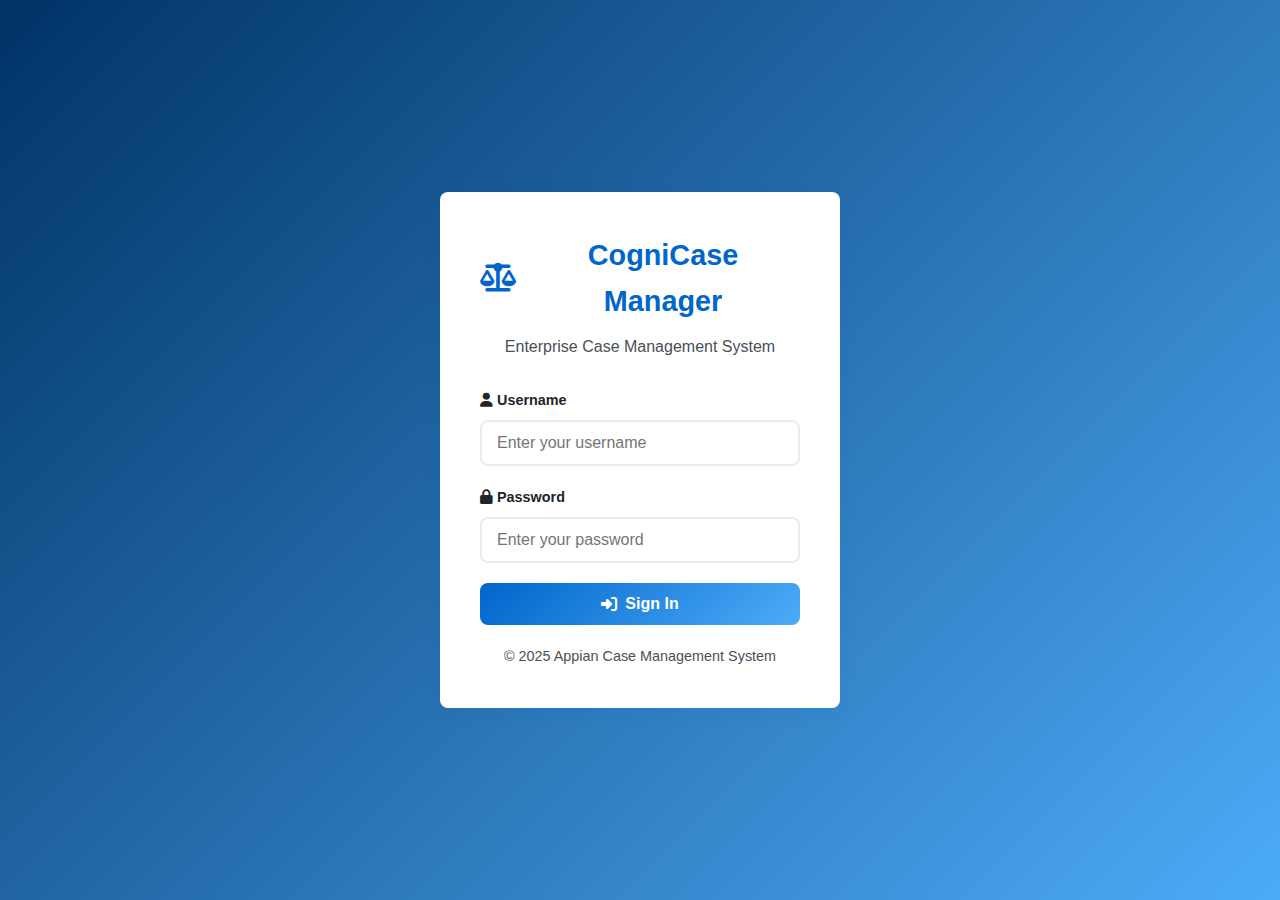
<file: app/frontend/index.html>
<!DOCTYPE html>
<html lang="en">
<head>
    <meta charset="UTF-8">
    <meta name="viewport" content="width=device-width, initial-scale=1.0">
    <title>CogniCase Manager - Login</title>
    <link rel="stylesheet" href="css/style.css">
    <link rel="stylesheet" href="https://cdnjs.cloudflare.com/ajax/libs/font-awesome/6.4.0/css/all.min.css">
</head>
<body>
    <div class="login-container">
        <div class="login-card">
            <!-- Logo -->
            <div class="login-logo">
                <i class="fas fa-balance-scale"></i>
                <span>CogniCase Manager</span>
            </div>
            
            <p class="login-subtitle">Enterprise Case Management System</p>
            
            <!-- Login Form -->
            <form id="loginForm">
                <div class="form-group">
                    <label for="username" class="form-label">
                        <i class="fas fa-user"></i> Username
                    </label>
                    <input type="text" 
                           id="username" 
                           class="form-input" 
                           placeholder="Enter your username"
                           required>
                </div>
                
                <div class="form-group">
                    <label for="password" class="form-label">
                        <i class="fas fa-lock"></i> Password
                    </label>
                    <input type="password" 
                           id="password" 
                           class="form-input" 
                           placeholder="Enter your password"
                           required>
                </div>
                
                <button type="submit" class="btn btn-block" id="loginBtn">
                    <i class="fas fa-sign-in-alt"></i> 
                    <span id="btnText">Sign In</span>
                </button>
            </form>
            
            <div class="login-footer">
                
                <p style="margin-top: 20px;">© 2025 Appian Case Management System</p>
            </div>
        </div>
    </div>

    <script src="js/app.js"></script>
</body>
</html>
</file>
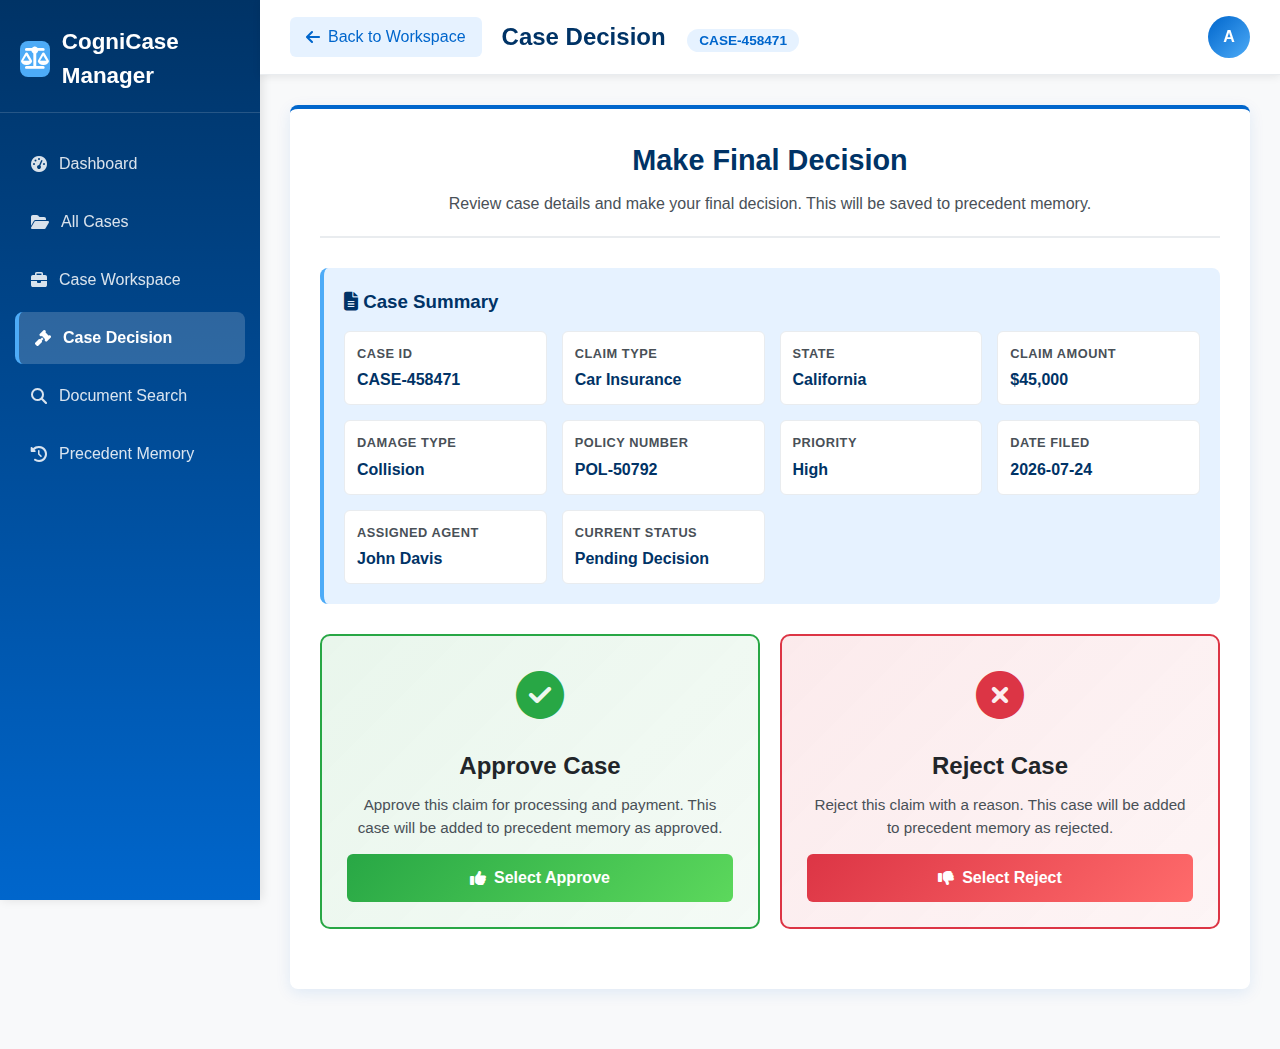
<file: app/frontend/case-decision.html>
<!DOCTYPE html>
<html lang="en">
<head>
    <meta charset="UTF-8">
    <meta name="viewport" content="width=device-width, initial-scale=1.0">
    <title>Case Decision | Knowledge Assistant</title>
    <link rel="stylesheet" href="https://cdnjs.cloudflare.com/ajax/libs/font-awesome/6.4.0/css/all.min.css">
    <style>
        /* ===== RESET & BASE STYLES ===== */
        * {
            margin: 0;
            padding: 0;
            box-sizing: border-box;
            font-family: 'Segoe UI', Tahoma, Geneva, Verdana, sans-serif;
        }

        :root {
            --primary-dark: #003366;
            --primary-blue: #0066cc;
            --sky-blue: #4dabf7;
            --primary-light: #e6f2ff;
            --text-dark: #212529;
            --text-light: #495057;
            --gray-light: #f8f9fa;
            --gray-medium: #e9ecef;
            --success: #28a745;
            --danger: #dc3545;
            --warning: #ffc107;
            --border-radius: 8px;
            --box-shadow: 0 4px 15px rgba(0, 102, 204, 0.1);
            --transition: all 0.3s ease;
        }

        body {
            background-color: #f5f7fa;
            color: var(--text-dark);
            line-height: 1.5;
        }

        /* ===== WORKSPACE LAYOUT ===== */
        .decision-container {
            display: flex;
            min-height: 100vh;
            background: var(--gray-light);
        }

        /* ===== SIDEBAR ===== */
        .sidebar {
            width: 260px;
            background: linear-gradient(180deg, var(--primary-dark) 0%, var(--primary-blue) 100%);
            color: white;
            padding: 25px 0;
            position: fixed;
            height: 100vh;
            box-shadow: 2px 0 10px rgba(0, 0, 0, 0.1);
        }

        .sidebar-header {
            padding: 0 20px 20px;
            border-bottom: 1px solid rgba(255, 255, 255, 0.15);
            margin-bottom: 25px;
        }

        .logo {
            display: flex;
            align-items: center;
            gap: 12px;
            font-size: 1.4rem;
            font-weight: 700;
            color: white;
        }

        .logo-icon {
            background: var(--sky-blue);
            width: 36px;
            height: 36px;
            border-radius: 8px;
            display: flex;
            align-items: center;
            justify-content: center;
        }

        .sidebar-nav {
            padding: 0 15px;
        }

        .nav-item {
            display: flex;
            align-items: center;
            gap: 12px;
            padding: 14px 16px;
            color: rgba(255, 255, 255, 0.85);
            text-decoration: none;
            border-radius: var(--border-radius);
            margin-bottom: 6px;
            transition: var(--transition);
            font-weight: 500;
        }

        .nav-item:hover {
            background: rgba(255, 255, 255, 0.12);
            color: white;
        }

        .nav-item.active {
            background: rgba(255, 255, 255, 0.18);
            color: white;
            border-left: 4px solid var(--sky-blue);
            font-weight: 600;
        }

        /* ===== MAIN CONTENT ===== */
        .decision-main {
            flex: 1;
            margin-left: 260px;
            padding: 0;
            min-height: 100vh;
        }

        /* ===== TOP NAVIGATION ===== */
        .top-nav {
            background: white;
            padding: 16px 30px;
            display: flex;
            justify-content: space-between;
            align-items: center;
            box-shadow: 0 2px 8px rgba(0, 0, 0, 0.08);
            position: sticky;
            top: 0;
            z-index: 100;
            border-bottom: 1px solid var(--gray-medium);
        }

        .nav-left {
            display: flex;
            align-items: center;
            gap: 20px;
        }

        .back-btn {
            display: flex;
            align-items: center;
            gap: 8px;
            padding: 8px 16px;
            background: var(--primary-light);
            color: var(--primary-blue);
            text-decoration: none;
            border-radius: 6px;
            font-weight: 500;
            transition: var(--transition);
        }

        .back-btn:hover {
            background: var(--primary-blue);
            color: white;
        }

        .decision-title-section h1 {
            color: var(--primary-dark);
            font-size: 1.5rem;
            font-weight: 700;
            margin: 0;
        }

        .case-id-badge {
            background: var(--primary-light);
            color: var(--primary-blue);
            padding: 4px 12px;
            border-radius: 20px;
            font-size: 0.85rem;
            font-weight: 600;
            margin-left: 15px;
        }

        .user-menu {
            display: flex;
            align-items: center;
            gap: 15px;
        }

        .user-avatar {
            width: 42px;
            height: 42px;
            border-radius: 50%;
            background: linear-gradient(135deg, var(--primary-blue), var(--sky-blue));
            color: white;
            display: flex;
            align-items: center;
            justify-content: center;
            font-weight: 700;
            font-size: 1rem;
        }

        /* ===== CONTENT AREA ===== */
        .content-wrapper {
            padding: 30px;
            max-width: 1200px;
            margin: 0 auto;
        }

        /* ===== DECISION CARD ===== */
        .decision-card {
            background: white;
            border-radius: var(--border-radius);
            box-shadow: var(--box-shadow);
            padding: 30px;
            margin-bottom: 30px;
            border-top: 4px solid var(--primary-blue);
        }

        .decision-header {
            text-align: center;
            margin-bottom: 30px;
            padding-bottom: 20px;
            border-bottom: 2px solid var(--gray-medium);
        }

        .decision-header h2 {
            color: var(--primary-dark);
            font-size: 1.8rem;
            margin-bottom: 10px;
        }

        .decision-header p {
            color: var(--text-light);
            font-size: 1rem;
        }

        /* ===== CASE SUMMARY ===== */
        .case-summary {
            background: var(--primary-light);
            border-radius: 8px;
            padding: 20px;
            margin-bottom: 30px;
            border-left: 4px solid var(--sky-blue);
        }

        .summary-grid {
            display: grid;
            grid-template-columns: repeat(auto-fit, minmax(200px, 1fr));
            gap: 15px;
            margin-top: 15px;
        }

        .summary-item {
            background: white;
            padding: 12px;
            border-radius: 6px;
            border: 1px solid var(--gray-medium);
        }

        .summary-label {
            font-size: 0.8rem;
            color: var(--text-light);
            font-weight: 600;
            text-transform: uppercase;
            letter-spacing: 0.5px;
        }

        .summary-value {
            font-size: 1rem;
            color: var(--primary-dark);
            font-weight: 600;
            margin-top: 5px;
        }

        /* ===== DECISION OPTIONS ===== */
        .decision-options {
            display: grid;
            grid-template-columns: 1fr 1fr;
            gap: 20px;
            margin: 30px 0;
        }

        @media (max-width: 768px) {
            .decision-options {
                grid-template-columns: 1fr;
            }
        }

        .decision-option {
            padding: 25px;
            border-radius: 10px;
            cursor: pointer;
            transition: var(--transition);
            border: 2px solid transparent;
            text-align: center;
        }

        .decision-option:hover {
            transform: translateY(-5px);
            box-shadow: 0 10px 25px rgba(0, 0, 0, 0.1);
        }

        .decision-option.approve {
            background: linear-gradient(135deg, rgba(40, 167, 69, 0.1), rgba(40, 167, 69, 0.05));
            border-color: var(--success);
        }

        .decision-option.approve:hover {
            background: linear-gradient(135deg, rgba(40, 167, 69, 0.15), rgba(40, 167, 69, 0.1));
        }

        .decision-option.reject {
            background: linear-gradient(135deg, rgba(220, 53, 69, 0.1), rgba(220, 53, 69, 0.05));
            border-color: var(--danger);
        }

        .decision-option.reject:hover {
            background: linear-gradient(135deg, rgba(220, 53, 69, 0.15), rgba(220, 53, 69, 0.1));
        }

        .decision-icon {
            font-size: 3rem;
            margin-bottom: 15px;
        }

        .approve .decision-icon {
            color: var(--success);
        }

        .reject .decision-icon {
            color: var(--danger);
        }

        .decision-title {
            font-size: 1.5rem;
            font-weight: 700;
            margin-bottom: 10px;
        }

        .decision-description {
            color: var(--text-light);
            font-size: 0.95rem;
            margin-bottom: 15px;
        }

        /* ===== DECISION FORM ===== */
        .decision-form {
            margin-top: 30px;
            padding: 25px;
            background: var(--gray-light);
            border-radius: 8px;
            display: none;
        }

        .decision-form.show {
            display: block;
        }

        .form-group {
            margin-bottom: 20px;
        }

        .form-label {
            display: block;
            margin-bottom: 8px;
            color: var(--primary-dark);
            font-weight: 600;
        }

        .form-input, .form-textarea {
            width: 100%;
            padding: 12px 15px;
            border: 2px solid var(--gray-medium);
            border-radius: 6px;
            font-size: 1rem;
            transition: var(--transition);
        }

        .form-textarea {
            min-height: 120px;
            resize: vertical;
        }

        .form-input:focus, .form-textarea:focus {
            outline: none;
            border-color: var(--primary-blue);
            box-shadow: 0 0 0 3px rgba(0, 102, 204, 0.1);
        }

        /* ===== ACTION BUTTONS ===== */
        .action-buttons {
            display: flex;
            gap: 15px;
            margin-top: 25px;
        }

        .btn {
            padding: 12px 24px;
            border: none;
            border-radius: 6px;
            font-size: 1rem;
            font-weight: 600;
            cursor: pointer;
            transition: var(--transition);
            display: flex;
            align-items: center;
            justify-content: center;
            gap: 8px;
        }

        .btn-primary {
            background: linear-gradient(135deg, var(--primary-blue), var(--sky-blue));
            color: white;
        }

        .btn-primary:hover {
            transform: translateY(-2px);
            box-shadow: 0 6px 20px rgba(0, 102, 204, 0.2);
        }

        .btn-secondary {
            background: white;
            color: var(--text-dark);
            border: 2px solid var(--gray-medium);
        }

        .btn-secondary:hover {
            background: var(--gray-light);
            border-color: var(--text-light);
        }

        .btn-success {
            background: linear-gradient(135deg, var(--success), #5cd85c);
            color: white;
        }

        .btn-success:hover {
            transform: translateY(-2px);
            box-shadow: 0 6px 20px rgba(40, 167, 69, 0.2);
        }

        .btn-danger {
            background: linear-gradient(135deg, var(--danger), #ff6b6b);
            color: white;
        }

        .btn-danger:hover {
            transform: translateY(-2px);
            box-shadow: 0 6px 20px rgba(220, 53, 69, 0.2);
        }

        /* ===== CONFIRMATION MESSAGE ===== */
        .confirmation-message {
            display: none;
            text-align: center;
            padding: 40px;
            background: white;
            border-radius: 10px;
            box-shadow: var(--box-shadow);
            margin-top: 30px;
        }

        .confirmation-message.show {
            display: block;
        }

        .confirmation-icon {
            font-size: 4rem;
            margin-bottom: 20px;
        }

        .confirmation-success .confirmation-icon {
            color: var(--success);
        }

        .confirmation-rejected .confirmation-icon {
            color: var(--danger);
        }

        .confirmation-message h3 {
            color: var(--primary-dark);
            font-size: 1.8rem;
            margin-bottom: 15px;
        }

        .confirmation-message p {
            color: var(--text-light);
            font-size: 1.1rem;
            margin-bottom: 25px;
        }

        /* ===== LOADING OVERLAY ===== */
        .loading-overlay {
            position: fixed;
            top: 0;
            left: 0;
            right: 0;
            bottom: 0;
            background: rgba(255, 255, 255, 0.95);
            display: flex;
            justify-content: center;
            align-items: center;
            z-index: 9999;
            display: none;
        }

        .loading-overlay.show {
            display: flex;
        }

        .loading-content {
            text-align: center;
            background: white;
            padding: 30px;
            border-radius: 10px;
            box-shadow: 0 10px 30px rgba(0, 0, 0, 0.1);
        }

        .loading-spinner {
            border: 4px solid var(--gray-light);
            border-top: 4px solid var(--primary-blue);
            border-radius: 50%;
            width: 40px;
            height: 40px;
            animation: spin 1s linear infinite;
            margin: 0 auto 15px;
        }

        @keyframes spin {
            0% { transform: rotate(0deg); }
            100% { transform: rotate(360deg); }
        }

        /* ===== SCROLLBAR STYLING ===== */
        ::-webkit-scrollbar {
            width: 8px;
        }

        ::-webkit-scrollbar-track {
            background: var(--gray-light);
            border-radius: 4px;
        }

        ::-webkit-scrollbar-thumb {
            background: var(--primary-blue);
            border-radius: 4px;
        }

        ::-webkit-scrollbar-thumb:hover {
            background: var(--primary-dark);
        }

        /* ===== RESPONSIVE DESIGN ===== */
        @media (max-width: 768px) {
            .sidebar {
                width: 0;
                overflow: hidden;
            }
            
            .sidebar.open {
                width: 260px;
            }
            
            .decision-main {
                margin-left: 0;
            }
            
            .top-nav {
                padding: 15px 20px;
            }
            
            .content-wrapper {
                padding: 20px;
            }
            
            .decision-card {
                padding: 20px;
            }
            
            .action-buttons {
                flex-direction: column;
            }
            
            .btn {
                width: 100%;
            }
        }
    </style>
</head>
<body>
    <div class="decision-container">
        <!-- Sidebar Navigation -->
        <div class="sidebar">
            <div class="sidebar-header">
                <div class="logo">
                    <div class="logo-icon">
                        <i class="fas fa-balance-scale"></i>
                    </div>
                    CogniCase Manager 
                </div>
            </div>
            <nav class="sidebar-nav">
                <a href="dashboard.html" class="nav-item">
                    <i class="fas fa-tachometer-alt"></i>
                    Dashboard
                </a>
                <a href="cases.html" class="nav-item">
                    <i class="fas fa-folder-open"></i>
                    All Cases
                </a>
                <a href="case-workspace.html" class="nav-item">
                    <i class="fas fa-briefcase"></i>
                    Case Workspace
                </a>
                <a href="case-decision.html" class="nav-item active">
                    <i class="fas fa-gavel"></i>
                    Case Decision
                </a>
                <a href="#" class="nav-item">
                    <i class="fas fa-search"></i>
                    Document Search
                </a>
                <a href="#" class="nav-item">
                    <i class="fas fa-history"></i>
                    Precedent Memory
                </a>
            </nav>
        </div>

        <!-- Main Content -->
        <div class="decision-main">
            <!-- Top Navigation -->
            <div class="top-nav">
                <div class="nav-left">
                    <a href="case-workspace.html" class="back-btn">
                        <i class="fas fa-arrow-left"></i>
                        Back to Workspace
                    </a>
                    <div class="decision-title-section">
                        <h1>Case Decision <span class="case-id-badge" id="caseIdBadge">CASE-2024-00158</span></h1>
                    </div>
                </div>
                <div class="user-menu">
                    <div class="user-avatar" id="userInitial">JD</div>
                </div>
            </div>

            <!-- Content Area -->
            <div class="content-wrapper">
                <!-- Decision Card -->
                <div class="decision-card">
                    <div class="decision-header">
                        <h2>Make Final Decision</h2>
                        <p>Review case details and make your final decision. This will be saved to precedent memory.</p>
                    </div>

                    <!-- Case Summary -->
                    <div class="case-summary">
                        <h3 style="color: var(--primary-dark); margin-bottom: 15px;">
                            <i class="fas fa-file-alt"></i> Case Summary
                        </h3>
                        <div class="summary-grid" id="caseSummary">
                            <!-- Filled by JavaScript -->
                        </div>
                    </div>

                    <!-- Decision Options -->
                    <div class="decision-options">
                        <div class="decision-option approve" onclick="selectDecision('approve')">
                            <div class="decision-icon">
                                <i class="fas fa-check-circle"></i>
                            </div>
                            <h3 class="decision-title">Approve Case</h3>
                            <p class="decision-description">
                                Approve this claim for processing and payment. This case will be added to precedent memory as approved.
                            </p>
                            <div class="btn btn-success" style="margin-top: 10px;">
                                <i class="fas fa-thumbs-up"></i> Select Approve
                            </div>
                        </div>

                        <div class="decision-option reject" onclick="selectDecision('reject')">
                            <div class="decision-icon">
                                <i class="fas fa-times-circle"></i>
                            </div>
                            <h3 class="decision-title">Reject Case</h3>
                            <p class="decision-description">
                                Reject this claim with a reason. This case will be added to precedent memory as rejected.
                            </p>
                            <div class="btn btn-danger" style="margin-top: 10px;">
                                <i class="fas fa-thumbs-down"></i> Select Reject
                            </div>
                        </div>
                    </div>

                    <!-- Decision Form (Shows when decision selected) -->
                    <div class="decision-form" id="decisionForm">
                        <h3 id="formTitle" style="color: var(--primary-dark); margin-bottom: 20px;"></h3>
                        
                        <div class="form-group">
                            <label class="form-label">Decision Reason</label>
                            <textarea class="form-textarea" id="decisionReason" 
                                      placeholder="Provide detailed reasoning for your decision. This will be saved in precedent memory..."></textarea>
                        </div>

                        <div class="form-group">
                            <label class="form-label">Key Factors (comma separated)</label>
                            <input type="text" class="form-input" id="keyFactors" 
                                   placeholder="e.g., timely_filing, proper_documentation, within_coverage">
                        </div>

                        <div class="action-buttons">
                            <button class="btn btn-primary" onclick="submitDecision()">
                                <i class="fas fa-paper-plane"></i> Submit Final Decision
                            </button>
                            <button class="btn btn-secondary" onclick="cancelDecision()">
                                <i class="fas fa-times"></i> Cancel
                            </button>
                        </div>
                    </div>

                    <!-- Confirmation Message -->
                    <div class="confirmation-message" id="confirmationMessage">
                        <div class="confirmation-icon" id="confirmationIcon">
                            <i class="fas fa-check-circle"></i>
                        </div>
                        <h3 id="confirmationTitle">Decision Submitted</h3>
                        <p id="confirmationText">Your decision has been saved to precedent memory.</p>
                        <div class="action-buttons" style="justify-content: center;">
                            <button class="btn btn-primary" onclick="goToWorkspace()">
                                <i class="fas fa-briefcase"></i> Back to Workspace
                            </button>
                            <!-- Replace the existing "View Precedent Memory" button with: -->
<button class="btn btn-secondary" onclick="window.location.href='precedent-memory.html'">
    <i class="fas fa-history"></i> View Precedent Memory
</button>
                        </div>
                    </div>
                </div>
            </div>
        </div>

        <!-- Loading Overlay -->
        <div class="loading-overlay" id="loadingOverlay">
            <div class="loading-content">
                <div class="loading-spinner"></div>
                <h3>Saving to Precedent Memory...</h3>
                <p>Storing case decision for future reference</p>
            </div>
        </div>
    </div>

    <script>
        // ===== GLOBAL VARIABLES =====
        let currentCase = {};
        let selectedDecision = null;
        const backendUrl = 'http://localhost:5000/api';

        // ===== INITIALIZATION =====
        document.addEventListener('DOMContentLoaded', function() {
            console.log("🚀 Case Decision Page Loaded");
            
            // Get case data from localStorage or URL
            loadCaseData();
            
            // Setup event listeners
            setupEventListeners();
            
            // Initialize user info
            initializeUser();
        });

        // ===== CASE DATA LOADING =====
        function loadCaseData() {
            // Try to get from localStorage first
            const savedCase = localStorage.getItem('currentCase');
            if (savedCase) {
                try {
                    currentCase = JSON.parse(savedCase);
                    console.log('📥 Loaded case data:', currentCase);
                    updateUIWithCaseData();
                } catch (e) {
                    console.error('Error parsing saved case:', e);
                    loadFallbackData();
                }
            } else {
                // Try to get from URL
                const urlParams = new URLSearchParams(window.location.search);
                currentCase = {
                    caseId: urlParams.get('caseId') || 'CASE-' + Date.now().toString().slice(-6),
                    title: urlParams.get('title') || 'Insurance Claim',
                    status: 'Pending Decision',
                    priority: urlParams.get('priority') || 'High',
                    claimType: urlParams.get('claimType') || 'Car Insurance',
                    state: urlParams.get('state') || 'California',
                    claimAmount: urlParams.get('claimAmount') || '$45,000',
                    damageType: urlParams.get('damageType') || 'Collision',
                    policyNumber: urlParams.get('policyNumber') || 'POL-' + Math.floor(10000 + Math.random() * 90000),
                    dateFiled: urlParams.get('dateFiled') || new Date().toISOString().split('T')[0],
                    agent: urlParams.get('agent') || 'John Davis'
                };
                updateUIWithCaseData();
            }
        }

        function loadFallbackData() {
            currentCase = {
                caseId: 'CASE-2024-00158',
                title: 'Car Accident Insurance Claim',
                status: 'Pending Decision',
                priority: 'High',
                claimType: 'Car Insurance',
                state: 'California',
                claimAmount: '$45,000',
                damageType: 'Collision',
                policyNumber: 'POL-9876-5432-210',
                dateFiled: '2024-01-15',
                agent: 'John Davis'
            };
            updateUIWithCaseData();
        }

        function updateUIWithCaseData() {
            // Update case ID badge
            const caseIdBadge = document.getElementById('caseIdBadge');
            if (caseIdBadge) {
                caseIdBadge.textContent = currentCase.caseId;
            }

            // Update page title
            document.title = `Decision - ${currentCase.caseId} - ${currentCase.claimType}`;

            // Update case summary
            updateCaseSummary();
        }

        function updateCaseSummary() {
            const summaryContainer = document.getElementById('caseSummary');
            if (!summaryContainer) return;

            const summaryItems = [
                { label: 'Case ID', value: currentCase.caseId },
                { label: 'Claim Type', value: currentCase.claimType },
                { label: 'State', value: currentCase.state },
                { label: 'Claim Amount', value: currentCase.claimAmount },
                { label: 'Damage Type', value: currentCase.damageType },
                { label: 'Policy Number', value: currentCase.policyNumber },
                { label: 'Priority', value: currentCase.priority },
                { label: 'Date Filed', value: currentCase.dateFiled },
                { label: 'Assigned Agent', value: currentCase.agent },
                { label: 'Current Status', value: currentCase.status }
            ];

            let html = '';
            summaryItems.forEach(item => {
                html += `
                    <div class="summary-item">
                        <div class="summary-label">${item.label}</div>
                        <div class="summary-value">${item.value}</div>
                    </div>
                `;
            });

            summaryContainer.innerHTML = html;
        }

        // ===== DECISION HANDLING =====
        function selectDecision(decision) {
            selectedDecision = decision;
            
            // Highlight selected option
            document.querySelectorAll('.decision-option').forEach(option => {
                option.style.borderWidth = '2px';
                option.style.transform = 'translateY(0)';
            });
            
            const selectedOption = document.querySelector(`.decision-option.${decision}`);
            if (selectedOption) {
                selectedOption.style.borderWidth = '4px';
                selectedOption.style.transform = 'translateY(-5px)';
            }
            
            // Show decision form
            const decisionForm = document.getElementById('decisionForm');
            const formTitle = document.getElementById('formTitle');
            
            if (decisionForm && formTitle) {
                if (decision === 'approve') {
                    formTitle.innerHTML = '<i class="fas fa-check-circle" style="color: #28a745;"></i> Approve Case';
                    formTitle.style.color = '#28a745';
                } else {
                    formTitle.innerHTML = '<i class="fas fa-times-circle" style="color: #dc3545;"></i> Reject Case';
                    formTitle.style.color = '#dc3545';
                }
                
                decisionForm.classList.add('show');
                decisionForm.scrollIntoView({ behavior: 'smooth', block: 'center' });
            }
        }

        function cancelDecision() {
            selectedDecision = null;
            
            // Reset option styling
            document.querySelectorAll('.decision-option').forEach(option => {
                option.style.borderWidth = '2px';
                option.style.transform = 'translateY(0)';
            });
            
            // Hide decision form
            const decisionForm = document.getElementById('decisionForm');
            if (decisionForm) {
                decisionForm.classList.remove('show');
            }
            
            // Clear form fields
            document.getElementById('decisionReason').value = '';
            document.getElementById('keyFactors').value = '';
        }

        async function submitDecision() {
    if (!selectedDecision) {
        alert('Please select a decision first (Approve or Reject)');
        return;
    }
    
    const decisionReason = document.getElementById('decisionReason').value.trim();
    const keyFactors = document.getElementById('keyFactors').value.trim();
    
    if (!decisionReason) {
        alert('Please provide a decision reason');
        return;
    }
    
    // Show loading
    showLoading(true);
    
    try {
        // Clean the claim amount - SAFE VERSION
        let claimAmount = 0;
        try {
            if (currentCase.claimAmount) {
                // Remove $ and commas, handle different formats
                const amountStr = String(currentCase.claimAmount)
                    .replace(/[$,]/g, '')
                    .trim();
                claimAmount = parseFloat(amountStr);
                
                // If still NaN, try another approach
                if (isNaN(claimAmount)) {
                    // Extract numbers only
                    const numbers = currentCase.claimAmount.match(/\d+/g);
                    if (numbers && numbers.length > 0) {
                        claimAmount = parseFloat(numbers.join(''));
                    }
                }
            }
        } catch (e) {
            console.warn('Could not parse claim amount:', e);
            claimAmount = 0;
        }
        
        // Prepare precedent case data - SIMPLIFIED
        const precedentData = {
            case_id: currentCase.caseId || `CASE-${Date.now().toString().slice(-6)}`,
            claim_type: currentCase.claimType || 'Unknown',
            state: currentCase.state || 'Unknown',
            claim_amount: claimAmount || 0,
            status: selectedDecision === 'approve' ? 'approved' : 'rejected',
            decision_reason: decisionReason,
            key_factors: keyFactors ? keyFactors.split(',').map(f => f.trim()) : [],
            decision_date: new Date().toISOString(),
            timestamp: new Date().toISOString(),
            agent: currentCase.agent || 'Unknown',
            priority: currentCase.priority || 'Medium',
            damage_type: currentCase.damageType || 'Not specified',
            policy_number: currentCase.policyNumber || 'Not specified'
        };
        
        console.log('📤 Saving to precedent memory:', precedentData);
        console.log('📤 Stringified data:', JSON.stringify(precedentData));
        
        // Save to precedent memory via backend API
        const response = await fetch(`${backendUrl}/save-precedent`, {
            method: 'POST',
            headers: {
                'Content-Type': 'application/json',
            },
            body: JSON.stringify(precedentData)
        });
        
        console.log('📡 Response status:', response.status);
        
        if (!response.ok) {
            const errorText = await response.text();
            console.error('❌ Backend error:', errorText);
            throw new Error(`Backend error: ${response.status} - ${errorText}`);
        }
        
        const result = await response.json();
        console.log('✅ Backend save response:', result);
        
        if (result.success) {
            // Also save to localStorage immediately
            saveToLocalStorageImmediately(precedentData);
            
            // Show success message
            showConfirmation(selectedDecision, `Case ${precedentData.case_id} saved to precedent memory`);
            
            // Update case status in localStorage
            currentCase.status = selectedDecision === 'approve' ? 'Approved' : 'Rejected';
            currentCase.decisionReason = decisionReason;
            currentCase.decisionDate = new Date().toISOString();
            currentCase.precedentSaved = true;
            localStorage.setItem('currentCase', JSON.stringify(currentCase));
            
        } else {
            throw new Error(result.error || 'Failed to save to precedent memory');
        }
        
    } catch (error) {
        console.error('❌ Error saving decision:', error);
        alert(`Error: ${error.message}\n\nCheck if Flask backend is running on port 5000.`);
        
        // Fallback: Save to localStorage only
        try {
            const fallbackData = {
                case_id: currentCase.caseId || `CASE-${Date.now().toString().slice(-6)}`,
                claim_type: currentCase.claimType || 'Unknown',
                state: currentCase.state || 'Unknown',
                claim_amount: 0,
                status: selectedDecision === 'approve' ? 'approved' : 'rejected',
                decision_reason: decisionReason,
                key_factors: keyFactors ? keyFactors.split(',').map(f => f.trim()) : [],
                timestamp: new Date().toISOString(),
                agent: currentCase.agent || 'Unknown'
            };
            
            saveToLocalStorageImmediately(fallbackData);
            showConfirmation(selectedDecision, 'Saved to local memory (backend offline)');
        } catch (localError) {
            console.error('Local save failed:', localError);
        }
    } finally {
        showLoading(false);
    }
}

// Add this helper function if not present:
function saveToLocalStorageImmediately(precedentData) {
    try {
        // Get existing precedents from localStorage
        const existing = localStorage.getItem('precedentMemory');
        let precedents = [];
        
        if (existing) {
            precedents = JSON.parse(existing);
        }
        
        // Add new precedent
        precedents.push(precedentData);
        
        // Save back to localStorage
        localStorage.setItem('precedentMemory', JSON.stringify(precedents));
        
        console.log('💾 Immediately saved to localStorage:', precedentData.case_id);
        
        return true;
        
    } catch (error) {
        console.error('Error saving to localStorage:', error);
        return false;
    }
}
       // Function to save case decision to precedent memory
function saveToPrecedentMemory(caseData, decision) {
    try {
        // Get existing precedents from localStorage
        let precedents = JSON.parse(localStorage.getItem('precedentMemory')) || [];
        
        // Create precedent object
        const precedent = {
            id: Date.now(), // Unique ID
            case_id: caseData.case_id || `CASE-${Date.now().toString().slice(-6)}`,
            claim_type: caseData.claim_type || document.getElementById('claimType').value || 'Unknown',
            state: caseData.state || document.getElementById('stateSelect').value || 'Unknown',
            claim_amount: caseData.claim_amount || parseFloat(document.getElementById('claimAmount').value) || 0,
            status: decision, // 'approved' or 'rejected'
            decision_reason: document.getElementById('finalReason').value || 'Decision made by agent',
            key_factors: caseData.key_factors || [],
            timestamp: new Date().toISOString(),
            agent: localStorage.getItem('currentUser') || 'Agent',
            priority: caseData.priority || 'Medium',
            damage_type: caseData.damage_type || 'Unknown',
            // Add more case-specific data as needed
        };
        
        // Add to precedents array
        precedents.push(precedent);
        
        // Save back to localStorage
        localStorage.setItem('precedentMemory', JSON.stringify(precedents));
        
        console.log(`✅ Saved decision to precedent memory: ${caseData.case_id} - ${decision}`);
        
        // Also send to backend if available
        sendPrecedentToBackend(precedent);
        
    } catch (error) {
        console.error('Error saving to precedent memory:', error);
    }
}

// Function to send precedent to backend
async function sendPrecedentToBackend(precedent) {
    try {
        const response = await fetch('http://localhost:5000/api/save-precedent', {
            method: 'POST',
            headers: {
                'Content-Type': 'application/json',
            },
            body: JSON.stringify(precedent)
        });
        
        if (response.ok) {
            console.log('Precedent saved to backend');
        }
    } catch (error) {
        console.log('Backend not available, using localStorage only');
    }
}
        async function saveViaFallback(precedentData) {
            try {
                // Try to get existing precedents
                const response = await fetch(`${backendUrl}/get-precedents`);
                const data = await response.json();
                
                // Add new precedent
                const updatedPrecedents = [...(data.precedents || []), precedentData];
                
                // Save back (this would require a backend endpoint)
                console.log('Would save precedents:', updatedPrecedents);
                
                return {
                    success: true,
                    message: 'Decision saved (fallback method)',
                    count: updatedPrecedents.length
                };
                
            } catch (error) {
                throw new Error('Failed to save via fallback');
            }
        }

        function saveToLocalStorage(precedentData) {
            try {
                // Get existing precedents from localStorage
                const existing = localStorage.getItem('precedentMemory');
                let precedents = [];
                
                if (existing) {
                    precedents = JSON.parse(existing);
                }
                
                // Add new precedent
                precedents.push(precedentData);
                
                // Save back to localStorage
                localStorage.setItem('precedentMemory', JSON.stringify(precedents));
                
                console.log('💾 Saved to localStorage precedent memory:', precedents.length, 'cases');
                
                return {
                    success: true,
                    message: 'Decision saved to local memory',
                    count: precedents.length
                };
                
            } catch (error) {
                console.error('Error saving to localStorage:', error);
                return {
                    success: false,
                    error: 'Failed to save to local storage'
                };
            }
        }

        // ===== UI UPDATES =====
        function showLoading(show) {
            const loadingOverlay = document.getElementById('loadingOverlay');
            if (loadingOverlay) {
                if (show) {
                    loadingOverlay.classList.add('show');
                } else {
                    loadingOverlay.classList.remove('show');
                }
            }
        }

        function showConfirmation(decision, message) {
            const confirmationMessage = document.getElementById('confirmationMessage');
            const confirmationIcon = document.getElementById('confirmationIcon');
            const confirmationTitle = document.getElementById('confirmationTitle');
            const confirmationText = document.getElementById('confirmationText');
            
            if (confirmationMessage && confirmationIcon && confirmationTitle && confirmationText) {
                // Hide decision form
                const decisionForm = document.getElementById('decisionForm');
                if (decisionForm) {
                    decisionForm.classList.remove('show');
                }
                
                // Update confirmation message based on decision
                if (decision === 'approve') {
                    confirmationMessage.className = 'confirmation-message confirmation-success show';
                    confirmationIcon.innerHTML = '<i class="fas fa-check-circle"></i>';
                    confirmationTitle.textContent = 'Case Approved!';
                    confirmationTitle.style.color = '#28a745';
                } else {
                    confirmationMessage.className = 'confirmation-message confirmation-rejected show';
                    confirmationIcon.innerHTML = '<i class="fas fa-times-circle"></i>';
                    confirmationTitle.textContent = 'Case Rejected';
                    confirmationTitle.style.color = '#dc3545';
                }
                
                confirmationText.textContent = message;
                
                // Scroll to confirmation
                confirmationMessage.scrollIntoView({ behavior: 'smooth', block: 'center' });
            }
        }

        // ===== NAVIGATION =====
        function goToWorkspace() {
            // Pass the updated case data back to workspace
            localStorage.setItem('currentCase', JSON.stringify(currentCase));
            window.location.href = `case-workspace.html?caseId=${currentCase.caseId}&status=${currentCase.status}`;
        }

        function viewPrecedentMemory() {
            // Create a simple precedent memory view
            const existing = localStorage.getItem('precedentMemory');
            let precedents = [];
            
            if (existing) {
                precedents = JSON.parse(existing);
            }
            
            let message = `📚 PRECEDENT MEMORY\n\n`;
            message += `Total cases: ${precedents.length}\n\n`;
            
            precedents.slice(-5).forEach((precedent, index) => {
                const status = precedent.status === 'approved' ? '✅ APPROVED' : '❌ REJECTED';
                message += `${index + 1}. ${precedent.case_id} - ${precedent.claim_type}\n`;
                message += `   ${status} - ${precedent.state}\n`;
                message += `   Amount: $${precedent.claim_amount}\n`;
                message += `   Reason: ${precedent.decision_reason?.substring(0, 50)}...\n\n`;
            });
            
            if (precedents.length === 0) {
                message += 'No precedent cases stored yet.\n';
                message += 'This case will be the first in memory!';
            }
            
            alert(message);
        }

        function updateCaseInList(caseId, newStatus) {
            // Update the case in the main cases list if it exists in localStorage
            try {
                const casesList = localStorage.getItem('casesList');
                if (casesList) {
                    let cases = JSON.parse(casesList);
                    const caseIndex = cases.findIndex(c => c.id === caseId);
                    
                    if (caseIndex !== -1) {
                        cases[caseIndex].status = newStatus;
                        cases[caseIndex].updated = new Date().toISOString();
                        localStorage.setItem('casesList', JSON.stringify(cases));
                    }
                }
            } catch (error) {
                console.error('Error updating case in list:', error);
            }
        }

        // ===== HELPER FUNCTIONS =====
        function setupEventListeners() {
            // Add any additional event listeners here
        }

        function initializeUser() {
            const currentUser = localStorage.getItem('currentUser') || 'Agent';
            const userInitial = document.getElementById('userInitial');
            
            if (userInitial) {
                userInitial.textContent = currentUser.charAt(0).toUpperCase();
            }
            
            // Set agent name if not already set
            if (!currentCase.agent) {
                currentCase.agent = currentUser;
            }
        }

        // ===== GLOBAL FUNCTIONS =====
        window.selectDecision = selectDecision;
        window.cancelDecision = cancelDecision;
        window.submitDecision = submitDecision;
        window.goToWorkspace = goToWorkspace;
        window.viewPrecedentMemory = viewPrecedentMemory;
    </script>
</body>
</html>
</file>
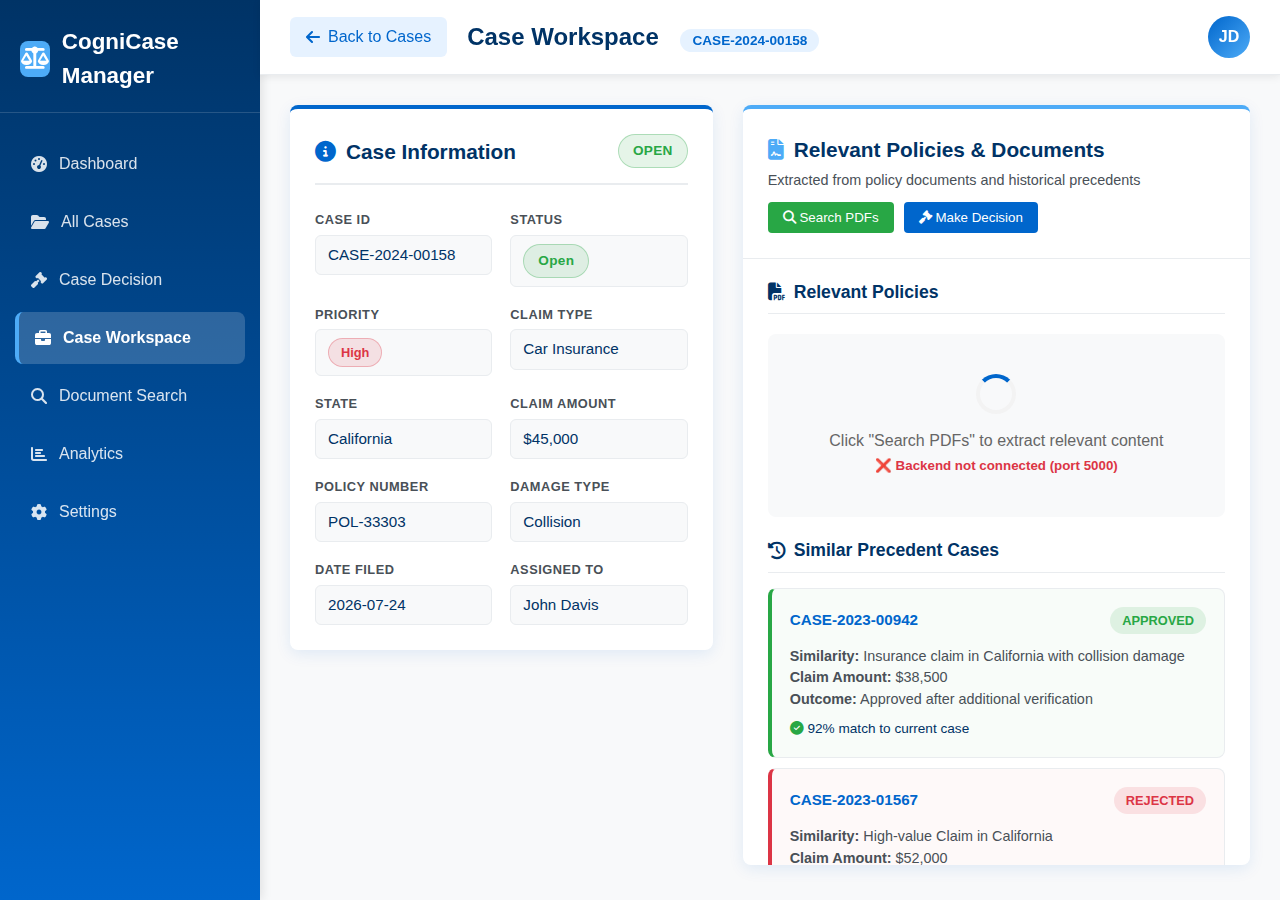
<file: app/frontend/case-workspace.html>
<!DOCTYPE html>
<html lang="en">
<head>
    <meta charset="UTF-8">
    <meta name="viewport" content="width=device-width, initial-scale=1.0">
    <title>Case Workspace | Knowledge Assistant</title>
    <link rel="stylesheet" href="https://cdnjs.cloudflare.com/ajax/libs/font-awesome/6.4.0/css/all.min.css">
    <style>
        /* ===== RESET & BASE STYLES ===== */
        * {
            margin: 0;
            padding: 0;
            box-sizing: border-box;
            font-family: 'Segoe UI', Tahoma, Geneva, Verdana, sans-serif;
        }

        :root {
            --primary-dark: #003366;
            --primary-blue: #0066cc;
            --sky-blue: #4dabf7;
            --primary-light: #e6f2ff;
            --text-dark: #212529;
            --text-light: #495057;
            --gray-light: #f8f9fa;
            --gray-medium: #e9ecef;
            --success: #28a745;
            --danger: #dc3545;
            --warning: #ffc107;
            --border-radius: 8px;
            --box-shadow: 0 4px 15px rgba(0, 102, 204, 0.1);
            --transition: all 0.3s ease;
        }

        body {
            background-color: #f5f7fa;
            color: var(--text-dark);
            line-height: 1.5;
        }

        /* ===== WORKSPACE LAYOUT ===== */
        .workspace-container {
            display: flex;
            min-height: 100vh;
            background: var(--gray-light);
        }

        /* ===== SIDEBAR ===== */
        .sidebar {
            width: 260px;
            background: linear-gradient(180deg, var(--primary-dark) 0%, var(--primary-blue) 100%);
            color: white;
            padding: 25px 0;
            position: fixed;
            height: 100vh;
            box-shadow: 2px 0 10px rgba(0, 0, 0, 0.1);
        }

        .sidebar-header {
            padding: 0 20px 20px;
            border-bottom: 1px solid rgba(255, 255, 255, 0.15);
            margin-bottom: 25px;
        }

        .logo {
            display: flex;
            align-items: center;
            gap: 12px;
            font-size: 1.4rem;
            font-weight: 700;
            color: white;
        }

        .logo-icon {
            background: var(--sky-blue);
            width: 36px;
            height: 36px;
            border-radius: 8px;
            display: flex;
            align-items: center;
            justify-content: center;
        }

        .sidebar-nav {
            padding: 0 15px;
        }

        .nav-item {
            display: flex;
            align-items: center;
            gap: 12px;
            padding: 14px 16px;
            color: rgba(255, 255, 255, 0.85);
            text-decoration: none;
            border-radius: var(--border-radius);
            margin-bottom: 6px;
            transition: var(--transition);
            font-weight: 500;
        }

        .nav-item:hover {
            background: rgba(255, 255, 255, 0.12);
            color: white;
        }

        .nav-item.active {
            background: rgba(255, 255, 255, 0.18);
            color: white;
            border-left: 4px solid var(--sky-blue);
            font-weight: 600;
        }

        /* ===== MAIN CONTENT ===== */
        .workspace-main {
            flex: 1;
            margin-left: 260px;
            padding: 0;
            min-height: 100vh;
        }

        /* ===== TOP NAVIGATION ===== */
        .top-nav {
            background: white;
            padding: 16px 30px;
            display: flex;
            justify-content: space-between;
            align-items: center;
            box-shadow: 0 2px 8px rgba(0, 0, 0, 0.08);
            position: sticky;
            top: 0;
            z-index: 100;
            border-bottom: 1px solid var(--gray-medium);
        }

        .nav-left {
            display: flex;
            align-items: center;
            gap: 20px;
        }

        .back-btn {
            display: flex;
            align-items: center;
            gap: 8px;
            padding: 8px 16px;
            background: var(--primary-light);
            color: var(--primary-blue);
            text-decoration: none;
            border-radius: 6px;
            font-weight: 500;
            transition: var(--transition);
        }

        .back-btn:hover {
            background: var(--primary-blue);
            color: white;
        }

        .case-title-section h1 {
            color: var(--primary-dark);
            font-size: 1.5rem;
            font-weight: 700;
            margin: 0;
        }

        .case-id-badge {
            background: var(--primary-light);
            color: var(--primary-blue);
            padding: 4px 12px;
            border-radius: 20px;
            font-size: 0.85rem;
            font-weight: 600;
            margin-left: 15px;
        }

        .user-menu {
            display: flex;
            align-items: center;
            gap: 15px;
        }

        .user-avatar {
            width: 42px;
            height: 42px;
            border-radius: 50%;
            background: linear-gradient(135deg, var(--primary-blue), var(--sky-blue));
            color: white;
            display: flex;
            align-items: center;
            justify-content: center;
            font-weight: 700;
            font-size: 1rem;
        }

        /* ===== CONTENT LAYOUT ===== */
        .content-wrapper {
            padding: 30px;
            display: grid;
            grid-template-columns: 1fr 1.2fr;
            gap: 30px;
            max-width: 1600px;
            margin: 0 auto;
        }

        @media (max-width: 1200px) {
            .content-wrapper {
                grid-template-columns: 1fr;
                gap: 25px;
            }
        }

        /* ===== LEFT PANEL - CASE INFORMATION ===== */
        .case-info-panel {
            background: white;
            border-radius: var(--border-radius);
            box-shadow: var(--box-shadow);
            padding: 25px;
            height: fit-content;
            border-top: 4px solid var(--primary-blue);
        }

        .panel-header {
            display: flex;
            align-items: center;
            justify-content: space-between;
            margin-bottom: 25px;
            padding-bottom: 15px;
            border-bottom: 2px solid var(--gray-medium);
        }

        .panel-title {
            color: var(--primary-dark);
            font-size: 1.3rem;
            font-weight: 700;
            display: flex;
            align-items: center;
            gap: 10px;
        }

        .panel-title i {
            color: var(--primary-blue);
        }

        .status-badge {
            padding: 6px 14px;
            border-radius: 20px;
            font-size: 0.85rem;
            font-weight: 600;
            letter-spacing: 0.3px;
        }

        .status-open {
            background: rgba(40, 167, 69, 0.12);
            color: var(--success);
            border: 1px solid rgba(40, 167, 69, 0.3);
        }

        .status-in-progress {
            background: rgba(255, 193, 7, 0.12);
            color: var(--warning);
            border: 1px solid rgba(255, 193, 7, 0.3);
        }

        .status-closed {
            background: rgba(220, 53, 69, 0.12);
            color: var(--danger);
            border: 1px solid rgba(220, 53, 69, 0.3);
        }

        /* Case Info Grid */
        .case-info-grid {
            display: grid;
            grid-template-columns: repeat(2, 1fr);
            gap: 18px;
        }

        .info-item {
            padding: 0;
            background: transparent;
            border: none;
        }

        .info-label {
            font-size: 0.8rem;
            color: var(--text-light);
            margin-bottom: 5px;
            font-weight: 600;
            text-transform: uppercase;
            letter-spacing: 0.5px;
        }

        .info-value {
            font-size: 0.95rem;
            color: var(--primary-dark);
            font-weight: 500;
            padding: 8px 12px;
            background: var(--gray-light);
            border-radius: 6px;
            border: 1px solid var(--gray-medium);
            min-height: 40px;
            display: flex;
            align-items: center;
        }

        .priority-badge {
            padding: 4px 12px;
            border-radius: 20px;
            font-size: 0.8rem;
            font-weight: 600;
            display: inline-block;
        }

        .priority-high {
            background: rgba(220, 53, 69, 0.12);
            color: var(--danger);
            border: 1px solid rgba(220, 53, 69, 0.3);
        }

        .priority-medium {
            background: rgba(255, 193, 7, 0.12);
            color: var(--warning);
            border: 1px solid rgba(255, 193, 7, 0.3);
        }

        .priority-low {
            background: rgba(40, 167, 69, 0.12);
            color: var(--success);
            border: 1px solid rgba(40, 167, 69, 0.3);
        }

        /* ===== RIGHT PANEL - DOCUMENTS & PRECEDENTS ===== */
        .documents-panel {
            background: white;
            border-radius: var(--border-radius);
            box-shadow: var(--box-shadow);
            padding: 0;
            height: calc(100vh - 140px);
            display: flex;
            flex-direction: column;
            border-top: 4px solid var(--sky-blue);
        }

        .documents-header {
            padding: 25px;
            border-bottom: 1px solid var(--gray-medium);
        }

        .documents-title {
            color: var(--primary-dark);
            font-size: 1.3rem;
            font-weight: 700;
            display: flex;
            align-items: center;
            gap: 10px;
            margin: 0;
        }

        .documents-title i {
            color: var(--sky-blue);
        }

        .documents-subtitle {
            color: var(--text-light);
            font-size: 0.9rem;
            margin-top: 5px;
        }

        /* Documents Content */
        .documents-content {
            flex: 1;
            overflow-y: auto;
            padding: 0 25px 25px;
        }

        .documents-section {
            margin-top: 20px;
        }

        .section-title {
            color: var(--primary-dark);
            font-size: 1.1rem;
            font-weight: 600;
            margin-bottom: 15px;
            padding-bottom: 8px;
            border-bottom: 1px solid var(--gray-medium);
            display: flex;
            align-items: center;
            gap: 8px;
        }

        /* Policy Card */
        .policy-card {
            background: var(--gray-light);
            border-radius: 8px;
            border: 1px solid var(--gray-medium);
            padding: 20px;
            margin-bottom: 18px;
            transition: var(--transition);
        }

        .policy-card:hover {
            border-color: var(--primary-blue);
            box-shadow: 0 4px 12px rgba(0, 102, 204, 0.1);
        }

        .policy-card.critical {
            border: 2px solid var(--danger);
            background: linear-gradient(to right, rgba(255, 245, 245, 0.05), rgba(254, 215, 215, 0.05));
            order: -1;
        }

        .policy-header {
            display: flex;
            justify-content: space-between;
            align-items: center;
            margin-bottom: 15px;
            flex-wrap: wrap;
            gap: 10px;
        }

        .policy-name {
            flex: 1;
            min-width: 200px;
        }

        .pdf-link {
            color: var(--primary-blue);
            font-weight: 600;
            text-decoration: none;
            font-size: 1rem;
            display: flex;
            align-items: center;
            gap: 8px;
            transition: var(--transition);
        }

        .pdf-link:hover {
            color: var(--primary-dark);
            text-decoration: underline;
        }

        .policy-badges {
            display: flex;
            gap: 10px;
            align-items: center;
        }

        .relevance-badge {
            padding: 4px 12px;
            border-radius: 20px;
            font-size: 0.8rem;
            font-weight: 600;
            background: var(--primary-light);
            color: var(--primary-blue);
            border: 1px solid rgba(0, 102, 204, 0.2);
        }

        .critical-badge {
            background: var(--danger);
            color: white;
            padding: 4px 12px;
            border-radius: 20px;
            font-size: 0.8rem;
            font-weight: 600;
        }

        .policy-content {
            color: var(--text-dark);
            line-height: 1.6;
            font-size: 0.9rem;
            margin: 15px 0;
            position: relative;
            max-height: 120px;
            overflow: hidden;
            transition: max-height 0.4s ease;
        }

        .policy-content.expanded {
            max-height: 1000px;
        }

        .see-more-btn {
            background: transparent;
            border: none;
            color: var(--primary-blue);
            font-weight: 600;
            font-size: 0.85rem;
            cursor: pointer;
            padding: 5px 0;
            display: flex;
            align-items: center;
            gap: 5px;
            margin-top: 10px;
            transition: var(--transition);
        }

        .see-more-btn:hover {
            color: var(--primary-dark);
        }

        /* Precedent Cards */
        .precedent-card {
            padding: 18px;
            margin: 10px 0;
            border-radius: 8px;
            border: 1px solid var(--gray-medium);
            background: white;
            transition: var(--transition);
        }

        .precedent-card:hover {
            transform: translateY(-2px);
            box-shadow: 0 4px 12px rgba(0, 0, 0, 0.08);
        }

        .precedent-card.approved {
            border-left: 4px solid var(--success);
            background: rgba(40, 167, 69, 0.03);
        }

        .precedent-card.rejected {
            border-left: 4px solid var(--danger);
            background: rgba(220, 53, 69, 0.03);
        }

        .precedent-header {
            display: flex;
            justify-content: space-between;
            align-items: center;
            margin-bottom: 12px;
        }

        .precedent-id {
            font-weight: 600;
            color: var(--primary-blue);
            font-size: 0.95rem;
        }

        .precedent-status {
            padding: 4px 12px;
            border-radius: 20px;
            font-size: 0.8rem;
            font-weight: 600;
        }

        .status-approved {
            background: rgba(40, 167, 69, 0.12);
            color: var(--success);
        }

        .status-rejected {
            background: rgba(220, 53, 69, 0.12);
            color: var(--danger);
        }

        .precedent-details {
            font-size: 0.9rem;
            color: var(--text-light);
            line-height: 1.5;
        }

        .precedent-match {
            color: var(--primary-dark);
            font-weight: 500;
            margin-top: 8px;
            font-size: 0.85rem;
        }

        /* Loading Styles */
        .policy-loading {
            text-align: center;
            padding: 40px 20px;
            color: #666;
            background: #f8f9fa;
            border-radius: 8px;
            margin: 20px 0;
        }
        
        .spinner {
            border: 4px solid #f3f3f3;
            border-top: 4px solid #0066cc;
            border-radius: 50%;
            width: 40px;
            height: 40px;
            animation: spin 1s linear infinite;
            margin: 0 auto 15px;
        }
        
        @keyframes spin {
            0% { transform: rotate(0deg); }
            100% { transform: rotate(360deg); }
        }
        
        .search-status {
            font-weight: bold;
            color: #0066cc;
        }

        /* ===== RESPONSIVE DESIGN ===== */
        @media (max-width: 992px) {
            .content-wrapper {
                padding: 20px;
                gap: 20px;
            }
            
            .case-info-grid {
                grid-template-columns: 1fr;
                gap: 15px;
            }
        }

        @media (max-width: 768px) {
            .sidebar {
                width: 0;
                overflow: hidden;
            }
            
            .sidebar.open {
                width: 260px;
            }
            
            .workspace-main {
                margin-left: 0;
            }
            
            .top-nav {
                padding: 15px 20px;
            }
            
            .content-wrapper {
                padding: 15px;
            }
            
            .case-info-panel,
            .documents-panel {
                padding: 20px;
            }
            
            .policy-header {
                flex-direction: column;
                align-items: flex-start;
                gap: 10px;
            }
            
            .policy-badges {
                width: 100%;
                justify-content: flex-start;
            }
        }

        /* ===== UTILITY CLASSES ===== */
        .text-success {
            color: var(--success);
        }

        .text-danger {
            color: var(--danger);
        }

        .text-warning {
            color: var(--warning);
        }

        .mb-15 {
            margin-bottom: 15px;
        }

        .mt-20 {
            margin-top: 20px;
        }

        /* ===== SCROLLBAR STYLING ===== */
        ::-webkit-scrollbar {
            width: 8px;
        }

        ::-webkit-scrollbar-track {
            background: var(--gray-light);
            border-radius: 4px;
        }

        ::-webkit-scrollbar-thumb {
            background: var(--primary-blue);
            border-radius: 4px;
        }

        ::-webkit-scrollbar-thumb:hover {
            background: var(--primary-dark);
        }
    </style>
</head>
<body>
    <div class="workspace-container">
        <!-- Sidebar Navigation -->
        <div class="sidebar">
            <div class="sidebar-header">
                <div class="logo">
                    <div class="logo-icon">
                        <i class="fas fa-balance-scale"></i>
                    </div>
                    CogniCase Manager 
                </div>
            </div>
            <nav class="sidebar-nav">
                <a href="dashboard.html" class="nav-item">
                    <i class="fas fa-tachometer-alt"></i>
                    Dashboard
                </a>
                <a href="cases.html" class="nav-item">
                    <i class="fas fa-folder-open"></i>
                    All Cases
                </a>
                <a href="case-decision.html" class="nav-item">
    <i class="fas fa-gavel"></i>
    <span class="nav-text">Case Decision</span>
</a>
                <a href="workspace.html" class="nav-item active">
                    <i class="fas fa-briefcase"></i>
                    Case Workspace
                </a>
                <a href="#" class="nav-item">
                    <i class="fas fa-search"></i>
                    Document Search
                </a>
                <a href="#" class="nav-item">
                    <i class="fas fa-chart-bar"></i>
                    Analytics
                </a>
                <a href="#" class="nav-item">
                    <i class="fas fa-cog"></i>
                    Settings
                </a>
            </nav>
        </div>

        <!-- Main Content -->
        <div class="workspace-main">
            <!-- Top Navigation -->
            <div class="top-nav">
                <div class="nav-left">
                    <a href="cases.html" class="back-btn">
                        <i class="fas fa-arrow-left"></i>
                        Back to Cases
                    </a>
                    <div class="case-title-section">
                        <h1>Case Workspace <span class="case-id-badge">CASE-2024-00158</span></h1>
                    </div>
                </div>
                <div class="user-menu">
                    <div class="user-avatar">JD</div>
                </div>
            </div>

            <!-- Content Area -->
            <div class="content-wrapper">
                <!-- Left Panel: Case Information -->
                <div class="case-info-panel">
                    <div class="panel-header">
                        <h2 class="panel-title">
                            <i class="fas fa-info-circle"></i>
                            Case Information
                        </h2>
                        <span class="status-badge status-open">OPEN</span>
                    </div>
                    
                    <div class="case-info-grid">
                        <div class="info-item">
                            <div class="info-label">Case ID</div>
                            <div class="info-value">CASE-2024-00158</div>
                        </div>
                        <div class="info-item">
                            <div class="info-label">Status</div>
                            <div class="info-value">
                                <span class="status-badge status-open">Open</span>
                            </div>
                        </div>
                        <div class="info-item">
                            <div class="info-label">Priority</div>
                            <div class="info-value">
                                <span class="priority-badge priority-high">High</span>
                            </div>
                        </div>
                        <div class="info-item">
                            <div class="info-label">Claim Type</div>
                            <div class="info-value">Car Insurance</div>
                        </div>
                        <div class="info-item">
                            <div class="info-label">State</div>
                            <div class="info-value">California</div>
                        </div>
                        <div class="info-item">
                            <div class="info-label">Claim Amount</div>
                            <div class="info-value">$45,000</div>
                        </div>
                        <div class="info-item">
                            <div class="info-label">Policy Number</div>
                            <div class="info-value">POL-9876-5432-210</div>
                        </div>
                        <div class="info-item">
                            <div class="info-label">Damage Type</div>
                            <div class="info-value">Collision</div>
                        </div>
                        <div class="info-item">
                            <div class="info-label">Date Filed</div>
                            <div class="info-value">2024-01-15</div>
                        </div>
                        <div class="info-item">
                            <div class="info-label">Assigned To</div>
                            <div class="info-value">John Davis</div>
                        </div>
                    </div>
                </div>

                <!-- Right Panel: Documents & Precedents -->
                <div class="documents-panel">
                    <div class="documents-header">
                        <h2 class="documents-title">
                            <i class="fas fa-file-contract"></i>
                            Relevant Policies & Documents
                        </h2>
                        <p class="documents-subtitle">Extracted from policy documents and historical precedents</p>
                        <div id="action-buttons" style="margin-top: 10px; display: flex; gap: 10px;">
                            <button id="analyze-btn" style="padding: 8px 15px; background: #28a745; color: white; border: none; border-radius: 4px; cursor: pointer;">
                                <i class="fas fa-search"></i> Search PDFs
                            </button>
                            <button id="decision-btn" onclick="goToDecisionPage()" 
            style="padding: 8px 15px; background: #0066cc; color: white; border: none; border-radius: 4px; cursor: pointer;">
        <i class="fas fa-gavel"></i> Make Decision
    </button>
                        </div>
                    </div>
                    
                    <div class="documents-content">
                        <!-- Relevant Policies Section -->
                        <div class="documents-section">
                            <h3 class="section-title">
                                <i class="fas fa-file-pdf"></i>
                                Relevant Policies
                            </h3>
                            
                            <!-- Loading State -->
                            <div id="policies-loading" class="policy-loading">
                                <div class="spinner"></div>
                                <p>Click "Search PDFs" to extract relevant content</p>
                                <p><small class="search-status" id="search-status">Ready to search...</small></p>
                            </div>
                            
                            <!-- Dynamic Content Area -->
                            <div id="dynamic-policies-container">
                                <!-- Content will be loaded here -->
                            </div>
                            
                            <!-- Error Message -->
                            <div id="error-message" style="display: none; text-align: center; padding: 20px; color: #dc3545; background: #f8d7da; border-radius: 4px;">
                                <i class="fas fa-exclamation-circle"></i>
                                <p id="error-text"></p>
                            </div>
                        </div>
                        
                        <!-- Precedent Cases Section -->
                        <div class="documents-section">
                            <h3 class="section-title">
                                <i class="fas fa-history"></i>
                                Similar Precedent Cases
                            </h3>
                            
                            <!-- Precedent Card 1 - Approved -->
                            <div class="precedent-card approved">
                                <div class="precedent-header">
                                    <div class="precedent-id">CASE-2023-00942</div>
                                    <span class="precedent-status status-approved">APPROVED</span>
                                </div>
                                <div class="precedent-details">
                                    <strong>Similarity:</strong> Insurance claim in California with collision damage<br>
                                    <strong>Claim Amount:</strong> $38,500<br>
                                    <strong>Outcome:</strong> Approved after additional verification
                                </div>
                                <div class="precedent-match">
                                    <i class="fas fa-check-circle text-success"></i>
                                    92% match to current case
                                </div>
                            </div>
                            
                            <!-- Precedent Card 2 - Rejected -->
                            <div class="precedent-card rejected">
                                <div class="precedent-header">
                                    <div class="precedent-id">CASE-2023-01567</div>
                                    <span class="precedent-status status-rejected">REJECTED</span>
                                </div>
                                <div class="precedent-details">
                                    <strong>Similarity:</strong> High-value Claim in California<br>
                                    <strong>Claim Amount:</strong> $52,000<br>
                                    <strong>Outcome:</strong> Rejected due to insufficient documentation
                                </div>
                                <div class="precedent-match">
                                    <i class="fas fa-exclamation-triangle text-danger"></i>
                                    88% match to current case
                                </div>
                            </div>
                            
                            <!-- Precedent Card 3 - Approved -->
                            <div class="precedent-card approved">
                                <div class="precedent-header">
                                    <div class="precedent-id">CASE-2023-01123</div>
                                    <span class="precedent-status status-approved">APPROVED</span>
                                </div>
                                <div class="precedent-details">
                                    <strong>Similarity:</strong> Critical damage claim exceeding $40,000<br>
                                    <strong>Claim Amount:</strong> $41,200<br>
                                    <strong>Outcome:</strong> Approved with 15% reduction for depreciation
                                </div>
                                <div class="precedent-match">
                                    <i class="fas fa-check-circle text-success"></i>
                                    85% match to current case
                                </div>
                            </div>
                        </div>
                    </div>
                </div>
            </div>
        </div>
    </div>

   <script>
    console.log("🚀 Case Workspace Loaded");
    
    // ===== CORE FUNCTIONS =====
    
    // Get REAL case data from localStorage or URL
    function getCaseData() {
        // Try to get from localStorage first
        const savedCase = localStorage.getItem('currentCase');
        if (savedCase) {
            try {
                const parsed = JSON.parse(savedCase);
                console.log('📥 Using saved case data:', parsed);
                return parsed;
            } catch (e) {
                console.error('Error parsing saved case:', e);
            }
        }
        
        // Fallback to URL parameters
        const urlParams = new URLSearchParams(window.location.search);
        
        const caseData = {
            caseId: urlParams.get('caseId') || 'CASE-2024-00158',
            title: 'Insurance Claim',
            status: 'Open',
            priority: 'High',
            claimType: urlParams.get('type') || 'Car Insurance',
            state: urlParams.get('state') || 'California',
            claimAmount: urlParams.get('amount') || '$45,000',
            damageType: urlParams.get('damage') || 'Collision',
            policyNumber: 'POL-' + Math.floor(10000 + Math.random() * 90000),
            dateFiled: new Date().toISOString().split('T')[0]
        };
        
        console.log('📥 Using URL case data:', caseData);
        return caseData;
    }
    
    // Update the case info panel with actual data
    function updateCaseInfo() {
        const caseData = getCaseData();
        
        console.log('📋 Updating UI with case:', caseData);
        
        // Update the case ID badge
        const badge = document.querySelector('.case-id-badge');
        if (badge) badge.textContent = caseData.caseId;
        
        // Update all info items
        const infoItems = document.querySelectorAll('.info-value');
        if (infoItems.length >= 10) {
            infoItems[0].textContent = caseData.caseId;
            
            // Status
            const statusClass = caseData.status.toLowerCase().replace(' ', '-');
            infoItems[1].innerHTML = `<span class="status-badge status-${statusClass}">${caseData.status}</span>`;
            
            // Priority
            const priorityClass = caseData.priority.toLowerCase();
            infoItems[2].innerHTML = `<span class="priority-badge priority-${priorityClass}">${caseData.priority}</span>`;
            
            // Case details
            infoItems[3].textContent = caseData.claimType;
            infoItems[4].textContent = caseData.state;
            infoItems[5].textContent = caseData.claimAmount;
            infoItems[6].textContent = caseData.policyNumber;
            infoItems[7].textContent = caseData.damageType;
            infoItems[8].textContent = caseData.dateFiled;
            infoItems[9].textContent = 'John Davis';
        }
        
        // Update page title
        document.title = `${caseData.caseId} - ${caseData.claimType} - Case`;
        
        return caseData;
    }
    
    // ===== EVENT HANDLERS =====
    
    function setupEventListeners() {
        // Search PDFs button
        const analyzeBtn = document.getElementById('analyze-btn');
        if (analyzeBtn) {
            analyzeBtn.addEventListener('click', searchActualPDFs);
        }
        
        // Test backend button
        const testBtn = document.getElementById('test-btn');
        if (testBtn) {
            testBtn.addEventListener('click', testBackendConnection);
        }
    }
    
    // ===== BACKEND COMMUNICATION =====
    
    async function checkBackendConnection() {
        try {
            const response = await fetch('http://localhost:5000/api/health');
            const data = await response.json();
            
            const statusElement = document.getElementById('search-status');
            if (statusElement) {
                if (data.status === 'healthy') {
                    statusElement.textContent = `Searching PDFs.....`;
                    statusElement.style.color = '#28a745';
                } else {
                    statusElement.textContent = "⚠️ Backend degraded";
                    statusElement.style.color = '#ffc107';
                }
            }
            
            console.log("✅ Backend connected:", data);
            return data.status === 'healthy';
            
        } catch (error) {
            const statusElement = document.getElementById('search-status');
            if (statusElement) {
                statusElement.textContent = "❌ Backend not connected (port 5000)";
                statusElement.style.color = '#dc3545';
            }
            
            console.error("❌ Backend not connected:", error);
            return false;
        }
    }
    function goToDecisionPage() {
    // Get current case data
    const caseData = getCaseData(); // Use your existing function
    
    // Store in localStorage for decision page
    localStorage.setItem('currentCase', JSON.stringify(caseData));
    
    // Navigate to decision page with case data
    const params = new URLSearchParams({
        caseId: caseData.caseId,
        claimType: encodeURIComponent(caseData.claimType),
        state: encodeURIComponent(caseData.state),
        claimAmount: encodeURIComponent(caseData.claimAmount),
        damageType: encodeURIComponent(caseData.damageType),
        priority: encodeURIComponent(caseData.priority),
        policyNumber: encodeURIComponent(caseData.policyNumber)
    }).toString();
    
    window.location.href = `case-decision.html?${params}`;
}

// Make function available globally
window.goToDecisionPage = goToDecisionPage;
    
    async function testBackendConnection() {
        const statusElement = document.getElementById('search-status');
        if (statusElement) {
            statusElement.textContent = "Testing backend...";
            statusElement.style.color = '#17a2b8';
        }
        
        try {
            // Test health endpoint
            const healthResponse = await fetch('http://localhost:5000/api/health');
            const healthData = await healthResponse.json();
            
            // Test PDF list
            const pdfResponse = await fetch('http://localhost:5000/api/list-pdfs');
            const pdfData = await pdfResponse.json();
            
            let message = `✅ BACKEND STATUS: ${healthData.status}\n\n`;
            message += `📄 PDF DOCUMENTS:\n`;
            message += `• Loaded: ${pdfData.pdf_count || 0} PDFs\n`;
            message += `• Folder: ${pdfData.folder || 'Unknown'}\n\n`;
            
            if (pdfData.pdfs && pdfData.pdfs.length > 0) {
                message += `Available PDFs:\n`;
                pdfData.pdfs.slice(0, 5).forEach(pdf => {
                    message += `• ${pdf.filename}\n`;
                });
                if (pdfData.pdfs.length > 5) {
                    message += `• ... and ${pdfData.pdfs.length - 5} more\n`;
                }
            }
            
            message += `\nClick "Search PDFs" to extract actual content.`;
            
            alert(message);
            
            if (statusElement) {
                statusElement.textContent = `✅ Ready (${pdfData.pdf_count || 0} PDFs)`;
                statusElement.style.color = '#28a745';
            }
            
        } catch (error) {
            const errorMsg = `❌ BACKEND CONNECTION FAILED\n\nError: ${error.message}\n\nMake sure:\n1. Run: python app.py\n2. Check port 5000\n3. PDFs in backend/data/documents/`;
            alert(errorMsg);
            
            if (statusElement) {
                statusElement.textContent = "❌ Backend not connected";
                statusElement.style.color = '#dc3545';
            }
        }
    }
    
    // ===== MAIN PDF SEARCH FUNCTION =====
    
    async function searchActualPDFs() {
        console.log("🔍 Starting PDF search...");
        
        // Get current case data
        const caseData = updateCaseInfo();
        
        // Show loading state
        const loadingElement = document.getElementById('policies-loading');
        const container = document.getElementById('dynamic-policies-container');
        const errorElement = document.getElementById('error-message');
        const statusElement = document.getElementById('search-status');
        
        if (loadingElement) loadingElement.style.display = 'block';
        if (container) container.innerHTML = '';
        if (errorElement) errorElement.style.display = 'none';
        
        if (statusElement) {
            statusElement.textContent = `Searching PDFs for "${caseData.claimType}" in ${caseData.state}...`;
            statusElement.style.color = '#17a2b8';
        }
        
        try {
            // Prepare search data
            const searchData = {
                "Claim Type": caseData.claimType,
                "State": caseData.state,
                "Claim Amount": caseData.claimAmount,
                "Damage Type": caseData.damageType,
                "Case ID": caseData.caseId,
                "Policy Number": caseData.policyNumber,
                "Date Filed": caseData.dateFiled,
                "Priority": caseData.priority,
                "Title": caseData.title,
                "search_timestamp": Date.now()
            };
            
            console.log("📤 Sending search data:", searchData);
            
            // Send to backend
            const response = await fetch('http://localhost:5000/api/analyze-case', {
                method: 'POST',
                headers: {
                    'Content-Type': 'application/json',
                },
                body: JSON.stringify({
                    case_data: searchData
                })
            });
            
            console.log("📥 Backend response status:", response.status);
            
            if (!response.ok) {
                throw new Error(`Backend returned ${response.status}: ${await response.text()}`);
            }
            
            const result = await response.json();
            console.log("📦 Backend result:", result);
            
            // Hide loading
            if (loadingElement) loadingElement.style.display = 'none';
            
            if (result.success && result.policies && result.policies.length > 0) {
                // Display actual PDF content
                displayRealPDFContent(result.policies, caseData);
                
                if (statusElement) {
                    statusElement.textContent = `✅ Found ${result.policies.length} PDF excerpts for "${caseData.claimType}"`;
                    statusElement.style.color = '#28a745';
                }
                
                // Store results
                localStorage.setItem(`results_${caseData.caseId}`, JSON.stringify({
                    policies: result.policies,
                    timestamp: new Date().toISOString(),
                    caseType: caseData.claimType
                }));
                
            } else {
                // No results
                if (container) {
                    container.innerHTML = `
                        <div style="text-align: center; padding: 40px; color: #666;">
                            <i class="fas fa-file-pdf" style="font-size: 3rem; color: #ccc; margin-bottom: 15px;"></i>
                            <h4>No PDF Content Found</h4>
                            <p>No content found for <strong>${caseData.claimType}</strong> in <strong>${caseData.state}</strong>.</p>
                            <div style="background: #f8f9fa; padding: 15px; border-radius: 6px; margin: 15px auto; max-width: 500px; text-align: left;">
                                <p><small><strong>Case Details:</strong></small></p>
                                <p><small>• Claim Type: ${caseData.claimType}</small></p>
                                <p><small>• State: ${caseData.state}</small></p>
                                <p><small>• Amount: ${caseData.claimAmount}</small></p>
                                <p><small>• Damage: ${caseData.damageType}</small></p>
                            </div>
                            <p><small>Try searching for different case types or check if PDFs contain relevant content.</small></p>
                        </div>
                    `;
                }
                
                if (statusElement) {
                    statusElement.textContent = `❌ No content found for "${caseData.claimType}"`;
                    statusElement.style.color = '#dc3545';
                }
            }
            
        } catch (error) {
            console.error("❌ Search error:", error);
            
            // Hide loading
            if (loadingElement) loadingElement.style.display = 'none';
            
            // Show error
            if (errorElement) {
                errorElement.style.display = 'block';
                const errorText = document.getElementById('error-text');
                if (errorText) {
                    errorText.textContent = `Error: ${error.message}. Make sure Flask backend is running on port 5000.`;
                }
            }
            
            if (statusElement) {
                statusElement.textContent = "❌ Search failed";
                statusElement.style.color = '#dc3545';
            }
            
            // Try to show cached results
            const cached = localStorage.getItem(`results_${caseData.caseId}`);
            if (cached && container) {
                try {
                    const cachedData = JSON.parse(cached);
                    displayRealPDFContent(cachedData.policies, caseData);
                    if (statusElement) {
                        statusElement.textContent = "Showing cached results";
                        statusElement.style.color = '#ffc107';
                    }
                } catch (e) {
                    console.error("Error loading cached results:", e);
                }
            }
        }
    }
    
    // ===== DISPLAY FUNCTIONS =====
    
    function displayRealPDFContent(policies, caseData) {
        const container = document.getElementById('dynamic-policies-container');
        if (!container) return;
        
        if (!policies || policies.length === 0) {
            container.innerHTML = `
                <div style="text-align: center; padding: 30px; color: #666;">
                    <i class="fas fa-file-pdf" style="font-size: 3rem; color: #ccc; margin-bottom: 15px;"></i>
                    <p>Backend returned empty results.</p>
                    <p><small>PDFs might not contain content matching "${caseData.claimType}"</small></p>
                </div>
            `;
            return;
        }
        
        let html = `
            <div style="background: #f8f9fa; padding: 15px; border-radius: 6px; margin-bottom: 20px;">
                <h4 style="margin: 0 0 5px 0; color: #003366;">
                    <i class="fas fa-search"></i> Search Results for: ${caseData.claimType} in ${caseData.state}
                </h4>
                <p style="margin: 0; color: #666; font-size: 0.9em;">
                    Showing ${policies.length} excerpts from PDF documents
                </p>
            </div>
        `;
        
        // Sort by relevance
        const sortedPolicies = [...policies].sort((a, b) => {
            // Critical first
            if (a.critical && !b.critical) return -1;
            if (!a.critical && b.critical) return 1;
            // Then by relevance score
            return (b.relevance_score || 0) - (a.relevance_score || 0);
        });
        
        sortedPolicies.forEach((policy, index) => {
            // Skip if no real content
            if (!policy.content || policy.content.trim() === '') {
                return;
            }
            
            const criticalClass = policy.critical ? 'critical' : '';
            const relevancePercent = Math.round((policy.relevance_score || 0.5) * 100);
            
            // Get PDF filename
            let pdfFilename = 'document.pdf';
            let pdfUrl = '#';
            
            if (policy.source) {
                pdfFilename = policy.source.split(/[\\\/]/).pop();
            } else if (policy.filename) {
                pdfFilename = policy.filename;
            }
            
            // Ensure PDF extension
            if (!pdfFilename.toLowerCase().endsWith('.pdf')) {
                pdfFilename += '.pdf';
            }
            
            pdfUrl = `http://localhost:5000/api/documents/${encodeURIComponent(pdfFilename)}`;
            const pageNum = policy.page || 1;
            
            // Check if content mentions case details
            const contentLower = policy.content.toLowerCase();
            const mentionsCase = contentLower.includes(caseData.claimType.toLowerCase()) || 
                                contentLower.includes(caseData.state.toLowerCase()) ||
                                contentLower.includes(caseData.damageType.toLowerCase());
            
            html += `
                <div class="policy-card ${criticalClass} ${mentionsCase ? 'relevant-case' : ''}">
                    <div class="policy-header">
                        <div class="policy-name">
                            <a href="${pdfUrl}" target="_blank" class="pdf-link">
                                <i class="fas fa-file-pdf"></i>
                                ${pdfFilename}
                                ${mentionsCase ? ' <span style="color: #28a745; font-size: 0.8em;">(Relevant)</span>' : ''}
                            </a>
                        </div>
                        <div class="policy-badges">
                            <span class="relevance-badge">${relevancePercent}% Match</span>
                            ${policy.critical ? '<span class="critical-badge">CRITICAL</span>' : ''}
                        </div>
                    </div>
                    
                    <div class="policy-content" id="real-pdf-${index}">
                        <strong>📄 PDF Excerpt (Page ${pageNum}):</strong><br><br>
                        ${highlightCaseTerms(policy.content, caseData)}
                        
                        ${policy.citation ? `<br><br><small><em>${policy.citation}</em></small>` : ''}
                    </div>
                    
                    ${policy.content.length > 200 ? `
                        <button class="see-more-btn" onclick="toggleContent('real-pdf-${index}', this)">
                            <span>See More</span>
                            <i class="fas fa-chevron-down"></i>
                        </button>
                    ` : ''}
                    
                    <div style="margin-top: 15px; padding-top: 10px; border-top: 1px solid #eee;">
                        <a href="${pdfUrl}" target="_blank" style="color: #0066cc; text-decoration: none;">
                            <i class="fas fa-external-link-alt"></i> Open PDF Document
                        </a>
                        <span style="color: #666; margin-left: 15px;">
                            <i class="fas fa-file-alt"></i> Page ${pageNum}
                        </span>
                        <span style="color: #666; margin-left: 15px;">
                            <i class="fas fa-percentage"></i> ${relevancePercent}% relevant
                        </span>
                    </div>
                </div>
            `;
        });
        
        container.innerHTML = html;
    }
    
    function highlightCaseTerms(content, caseData) {
        let highlighted = content;
        
        // Terms to highlight
        const terms = [
            caseData.claimType,
            caseData.state,
            caseData.damageType,
            caseData.claimAmount.replace('$', '\\$'),
            caseData.priority
        ].filter(term => term && term.trim() !== '');
        
        terms.forEach(term => {
            if (term && term.length > 2) {
                try {
                    const escapedTerm = term.replace(/[.*+?^${}()|[\]\\]/g, '\\$&');
                    const regex = new RegExp(`(${escapedTerm})`, 'gi');
                    highlighted = highlighted.replace(regex, '<mark style="background: #fff3cd; padding: 0 2px; border-radius: 2px;">$1</mark>');
                } catch (e) {
                    console.warn("Could not highlight term:", term, e);
                }
            }
        });
        
        return highlighted;
    }
    
    // ===== UTILITY FUNCTIONS =====
    
    function autoSearchIfNeeded(caseData) {
        const urlParams = new URLSearchParams(window.location.search);
        const autoSearch = urlParams.get('search') === 'auto';
        const statusElement = document.getElementById('search-status');
        
        if (autoSearch) {
            if (statusElement) {
                statusElement.textContent = "Auto-searching PDFs...";
                statusElement.style.color = '#17a2b8';
            }
            
            setTimeout(searchActualPDFs, 1500);
        } else if (statusElement) {
            statusElement.textContent = "Click 'Search PDFs' to analyze case";
            statusElement.style.color = '#6c757d';
        }
    }
    
    // ===== INITIALIZATION =====
    
    document.addEventListener('DOMContentLoaded', function() {
        console.log("📄 Page loaded - Initializing...");
        console.log("URL Parameters:", new URLSearchParams(window.location.search).toString());
        console.log("Stored Case:", localStorage.getItem('currentCase'));
        
        // Update case info
        const caseData = updateCaseInfo();
        
        // Setup event listeners
        setupEventListeners();
        
        // Check backend connection
        checkBackendConnection();
        
        // Auto-search if needed
        autoSearchIfNeeded(caseData);
    });
    
    // ===== GLOBAL FUNCTIONS =====
    
    // Toggle content visibility
    window.toggleContent = function(contentId, button) {
        const content = document.getElementById(contentId);
        if (!content) return;
        
        const isExpanded = content.classList.contains('expanded');
        
        if (isExpanded) {
            content.classList.remove('expanded');
            if (button) {
                button.innerHTML = '<span>See More</span><i class="fas fa-chevron-down"></i>';
            }
        } else {
            content.classList.add('expanded');
            if (button) {
                button.innerHTML = '<span>See Less</span><i class="fas fa-chevron-up"></i>';
            }
        }
    };
    
    // Test function for bottom button
    window.testAllPDFsSimple = function() {
        alert("Use the 'Test Backend' button above to check connection, then 'Search PDFs' to extract content.");
    };
</script>

<!-- Add CSS for highlighting -->
<style>
    .relevant-case {
        border-left: 4px solid #28a745 !important;
        background: linear-gradient(to right, rgba(40, 167, 69, 0.05), white) !important;
    }
    
    .policy-card.relevant-case:hover {
        border-color: #28a745 !important;
    }
    
    .policy-content {
        max-height: 150px;
        overflow: hidden;
        transition: max-height 0.4s ease;
    }
    
    .policy-content.expanded {
        max-height: 1000px;
    }
    
    .policy-loading {
        text-align: center;
        padding: 40px 20px;
        color: #666;
        background: #f8f9fa;
        border-radius: 8px;
        margin: 20px 0;
    }
    
    .spinner {
        border: 4px solid #f3f3f3;
        border-top: 4px solid #0066cc;
        border-radius: 50%;
        width: 40px;
        height: 40px;
        animation: spin 1s linear infinite;
        margin: 0 auto 15px;
    }
    
    @keyframes spin {
        0% { transform: rotate(0deg); }
        100% { transform: rotate(360deg); }
    }
</style>
    <!-- Test button at bottom -->
    <div style="position: fixed; bottom: 10px; right: 10px; z-index: 1000;">
       
    </div>
</body>
</html>
</file>
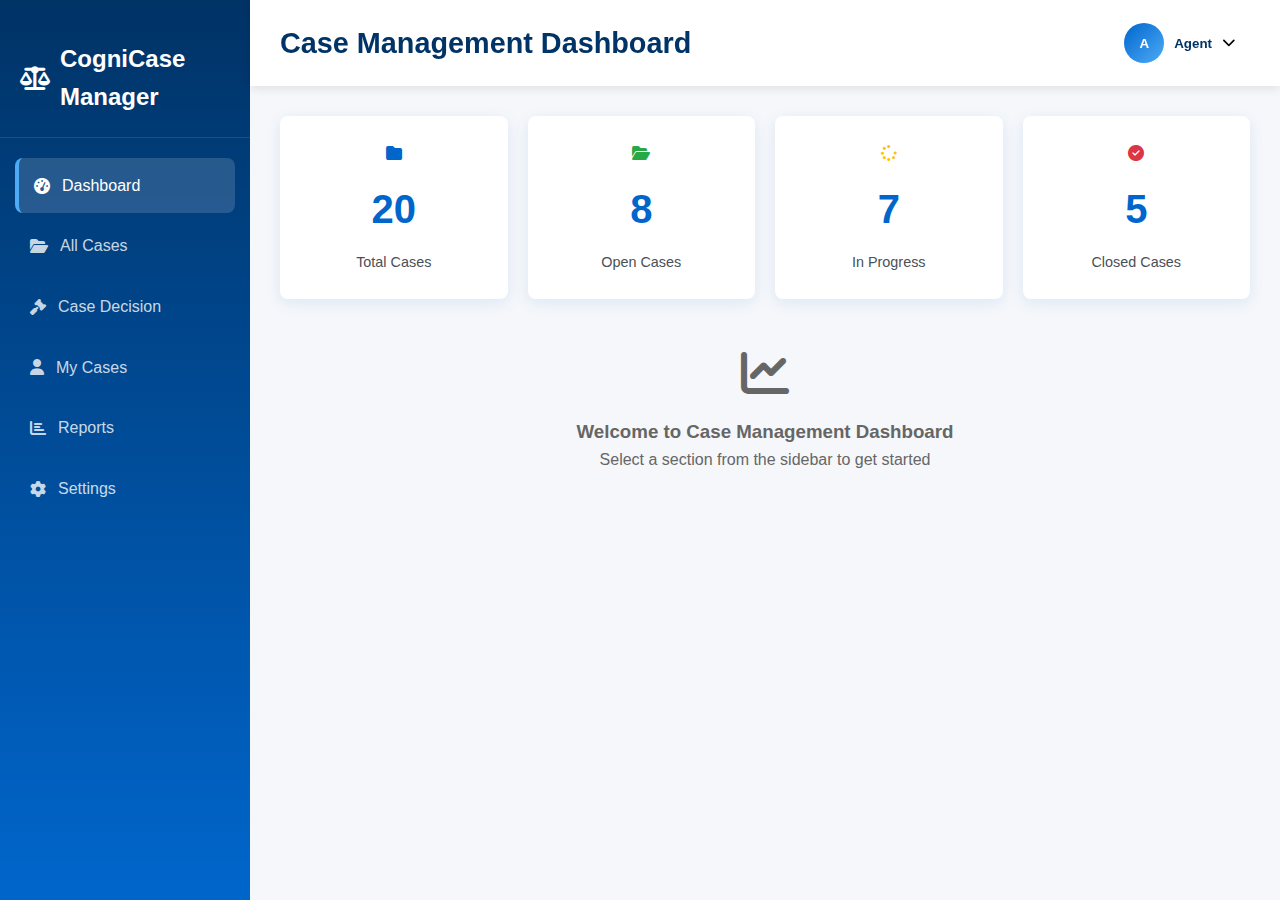
<file: app/frontend/cases.html>
<!DOCTYPE html>
<html lang="en">
<head>
    <meta charset="UTF-8">
    <meta name="viewport" content="width=device-width, initial-scale=1.0">
    <title>Case Dashboard - CogniCase Manager</title>
    <link rel="stylesheet" href="css/style.css">
    <link rel="stylesheet" href="https://cdnjs.cloudflare.com/ajax/libs/font-awesome/6.4.0/css/all.min.css">
</head>
<body>
    <div class="dashboard-container">
        <!-- Sidebar -->
        <aside class="sidebar">
            <div class="sidebar-header">
                <div class="logo">
                    <i class="fas fa-balance-scale"></i>
                    <span class="nav-text">CogniCase Manager</span>
                </div>
            </div>
            
            <nav class="sidebar-nav">
                <a href="#" class="nav-item active" data-section="dashboard">
                    <i class="fas fa-tachometer-alt"></i>
                    <span class="nav-text">Dashboard</span>
                </a>
                <a href="#" class="nav-item" data-section="all-cases">
                    <i class="fas fa-folder-open"></i>
                    <span class="nav-text">All Cases</span>
                </a>
                <!-- In sidebar-nav section, add this item: -->
<a href="case-decision.html" class="nav-item">
    <i class="fas fa-gavel"></i>
    <span class="nav-text">Case Decision</span>
</a>
                <a href="#" class="nav-item" data-section="my-cases">
                    <i class="fas fa-user"></i>
                    <span class="nav-text">My Cases</span>
                </a>
                <a href="#" class="nav-item" data-section="reports">
                    <i class="fas fa-chart-bar"></i>
                    <span class="nav-text">Reports</span>
                </a>
                <a href="#" class="nav-item" data-section="settings">
                    <i class="fas fa-cog"></i>
                    <span class="nav-text">Settings</span>
                </a>
            </nav>
        </aside>
        
        <!-- Main Content -->
        <main class="main-content">
            <!-- Top Navigation -->
            <header class="top-nav">
                <div class="nav-left">
                    <h1>Case Management Dashboard</h1>
                </div>
                
                <div class="user-menu">
                    <button class="user-btn">
                        <div class="user-avatar" id="userInitial">A</div>
                        <span class="user-name" id="userName">Agent</span>
                        <i class="fas fa-chevron-down"></i>
                    </button>
                    
                    <div class="dropdown-menu">
                        <a href="#" class="dropdown-item">
                            <i class="fas fa-user"></i> Profile
                        </a>
                        <a href="#" class="dropdown-item" id="logoutBtn">
                            <i class="fas fa-sign-out-alt"></i> Logout
                        </a>
                    </div>
                </div>
            </header>
            
            
            <!-- Content Area -->
            <div class="content-area">
                <!-- Dashboard Section -->
                <section id="dashboard" class="section active">
                    <div class="stats-container">
                        <div class="stat-card">
                            <i class="fas fa-folder" style="color: #0066cc;"></i>
                            <div class="stat-value" id="totalCases">20</div>
                            <div class="stat-label">Total Cases</div>
                        </div>
                        
                        <div class="stat-card">
                            <i class="fas fa-folder-open" style="color: #28a745;"></i>
                            <div class="stat-value" id="openCases">8</div>
                            <div class="stat-label">Open Cases</div>
                        </div>
                        
                        <div class="stat-card">
                            <i class="fas fa-spinner" style="color: #ffc107;"></i>
                            <div class="stat-value" id="inProgressCases">7</div>
                            <div class="stat-label">In Progress</div>
                        </div>
                        
                        <div class="stat-card">
                            <i class="fas fa-check-circle" style="color: #dc3545;"></i>
                            <div class="stat-value" id="closedCases">5</div>
                            <div class="stat-label">Closed Cases</div>
                        </div>
                    </div>
                    
                    <div style="text-align: center; margin-top: 50px; color: #666;">
                        <i class="fas fa-chart-line" style="font-size: 3rem; margin-bottom: 20px;"></i>
                        <h3>Welcome to Case Management Dashboard</h3>
                        <p>Select a section from the sidebar to get started</p>
                    </div>
                </section>
                
                <!-- All Cases Section -->
                <section id="all-cases" class="section">
                    <h2 style="color: #003366; margin-bottom: 20px;">All Cases</h2>
                    
                    <div class="filters">
                        <div class="search-box">
                            <input type="text" id="searchInput" placeholder="Search cases by ID or title...">
                        </div>
                        
                        <div class="filter-group">
                            <select id="statusFilter">
                                <option value="">All Statuses</option>
                                <option value="Open">Open</option>
                                <option value="In Progress">In Progress</option>
                                <option value="Closed">Closed</option>
                            </select>
                        </div>
                        
                        <div class="filter-group">
                            <select id="priorityFilter">
                                <option value="">All Priorities</option>
                                <option value="High">High</option>
                                <option value="Medium">Medium</option>
                                <option value="Low">Low</option>
                            </select>
                        </div>
                    </div>
                    
                    <div class="cases-table-container">
                        <table class="cases-table">
                            <thead>
                                <tr>
                                    <th>Case ID</th>
                                    <th>Case Title</th>
                                    <th>Status</th>
                                    <th>Priority</th>
                                    <th>Last Updated</th>
                                    <th>Action</th>
                                </tr>
                            </thead>
                            <tbody id="casesTableBody">
                                <!-- Cases loaded by JavaScript -->
                            </tbody>
                        </table>
                    </div>
                </section>
                
                <!-- My Cases Section -->
                <section id="my-cases" class="section">
                    <h2 style="color: #003366; margin-bottom: 20px;">My Cases</h2>
                    <p>Assigned cases will appear here</p>
                </section>
                
                <!-- Reports Section -->
                <section id="reports" class="section">
                    <h2 style="color: #003366; margin-bottom: 30px;">Reports</h2>
                    <p>Report charts and analytics will appear here</p>
                </section>
                
                <!-- Settings Section -->
                <section id="settings" class="section">
                    <h2 style="color: #003366; margin-bottom: 30px;">Settings</h2>
                    <p>User settings will appear here</p>
                </section>
            </div>
        </main>
    </div>

    <script src="js/app.js"></script>
</body>
</html>
</file>
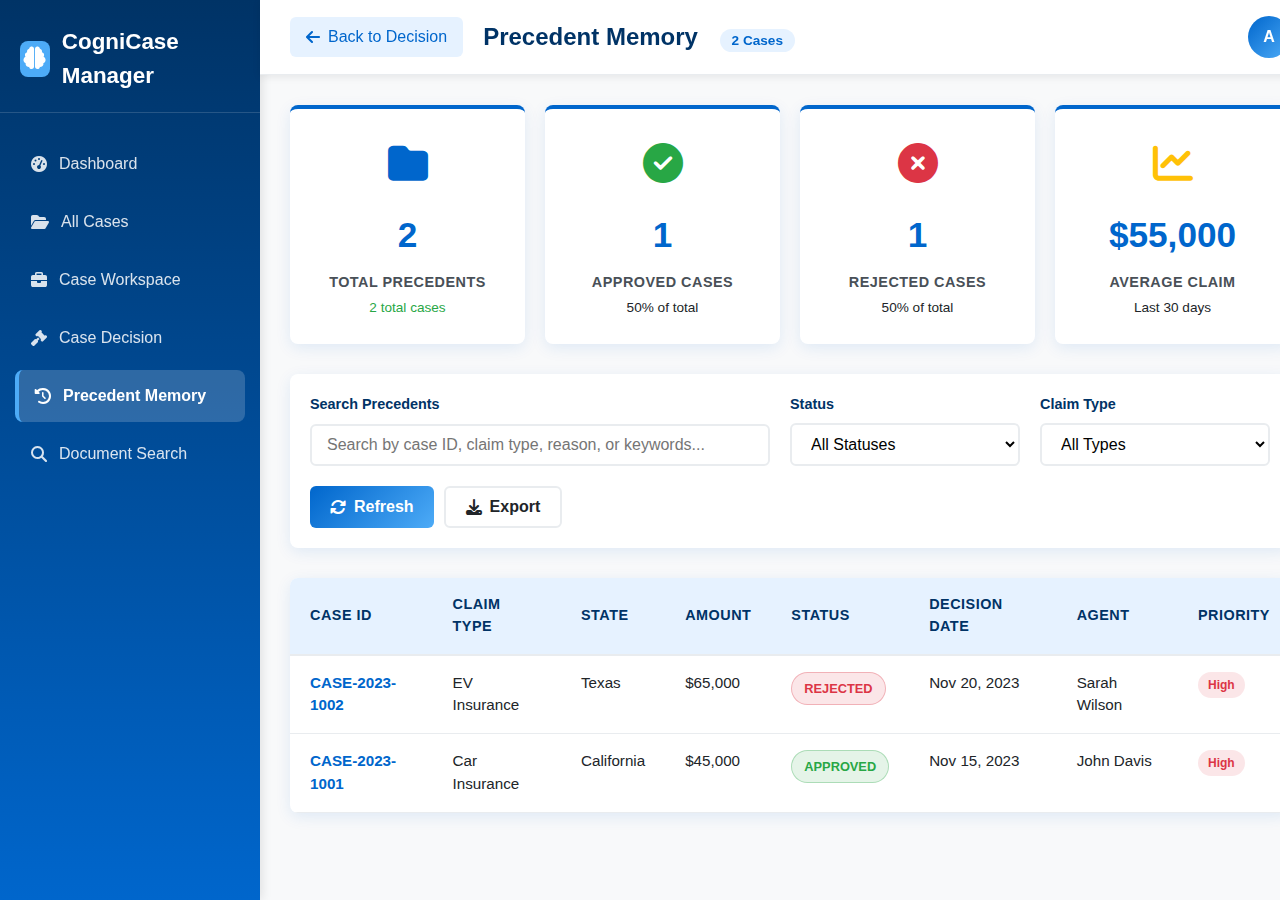
<file: app/frontend/precedent-memory.html>
<!DOCTYPE html>
<html lang="en">
<head>
    <meta charset="UTF-8">
    <meta name="viewport" content="width=device-width, initial-scale=1.0">
    <title>Precedent Memory | Knowledge Assistant</title>
    <link rel="stylesheet" href="https://cdnjs.cloudflare.com/ajax/libs/font-awesome/6.4.0/css/all.min.css">
    <style>
        /* ===== RESET & BASE STYLES ===== */
        * {
            margin: 0;
            padding: 0;
            box-sizing: border-box;
            font-family: 'Segoe UI', Tahoma, Geneva, Verdana, sans-serif;
        }

        :root {
            --primary-dark: #003366;
            --primary-blue: #0066cc;
            --sky-blue: #4dabf7;
            --primary-light: #e6f2ff;
            --text-dark: #212529;
            --text-light: #495057;
            --gray-light: #f8f9fa;
            --gray-medium: #e9ecef;
            --success: #28a745;
            --danger: #dc3545;
            --warning: #ffc107;
            --border-radius: 8px;
            --box-shadow: 0 4px 15px rgba(0, 102, 204, 0.1);
            --transition: all 0.3s ease;
        }

        body {
            background-color: #f5f7fa;
            color: var(--text-dark);
            line-height: 1.5;
        }

        /* ===== LAYOUT ===== */
        .memory-container {
            display: flex;
            min-height: 100vh;
            background: var(--gray-light);
        }

        /* ===== SIDEBAR ===== */
        .sidebar {
            width: 260px;
            background: linear-gradient(180deg, var(--primary-dark) 0%, var(--primary-blue) 100%);
            color: white;
            padding: 25px 0;
            position: fixed;
            height: 100vh;
            box-shadow: 2px 0 10px rgba(0, 0, 0, 0.1);
        }

        .sidebar-header {
            padding: 0 20px 20px;
            border-bottom: 1px solid rgba(255, 255, 255, 0.15);
            margin-bottom: 25px;
        }

        .logo {
            display: flex;
            align-items: center;
            gap: 12px;
            font-size: 1.4rem;
            font-weight: 700;
            color: white;
        }

        .logo-icon {
            background: var(--sky-blue);
            width: 36px;
            height: 36px;
            border-radius: 8px;
            display: flex;
            align-items: center;
            justify-content: center;
        }

        .sidebar-nav {
            padding: 0 15px;
        }

        .nav-item {
            display: flex;
            align-items: center;
            gap: 12px;
            padding: 14px 16px;
            color: rgba(255, 255, 255, 0.85);
            text-decoration: none;
            border-radius: var(--border-radius);
            margin-bottom: 6px;
            transition: var(--transition);
            font-weight: 500;
        }

        .nav-item:hover {
            background: rgba(255, 255, 255, 0.12);
            color: white;
        }

        .nav-item.active {
            background: rgba(255, 255, 255, 0.18);
            color: white;
            border-left: 4px solid var(--sky-blue);
            font-weight: 600;
        }

        /* ===== MAIN CONTENT ===== */
        .memory-main {
            flex: 1;
            margin-left: 260px;
            padding: 0;
            min-height: 100vh;
        }

        /* ===== TOP NAVIGATION ===== */
        .top-nav {
            background: white;
            padding: 16px 30px;
            display: flex;
            justify-content: space-between;
            align-items: center;
            box-shadow: 0 2px 8px rgba(0, 0, 0, 0.08);
            position: sticky;
            top: 0;
            z-index: 100;
            border-bottom: 1px solid var(--gray-medium);
        }

        .nav-left {
            display: flex;
            align-items: center;
            gap: 20px;
        }

        .back-btn {
            display: flex;
            align-items: center;
            gap: 8px;
            padding: 8px 16px;
            background: var(--primary-light);
            color: var(--primary-blue);
            text-decoration: none;
            border-radius: 6px;
            font-weight: 500;
            transition: var(--transition);
        }

        .back-btn:hover {
            background: var(--primary-blue);
            color: white;
        }

        .memory-title-section h1 {
            color: var(--primary-dark);
            font-size: 1.5rem;
            font-weight: 700;
            margin: 0;
        }

        .stats-badge {
            background: var(--primary-light);
            color: var(--primary-blue);
            padding: 4px 12px;
            border-radius: 20px;
            font-size: 0.85rem;
            font-weight: 600;
            margin-left: 15px;
        }

        .user-menu {
            display: flex;
            align-items: center;
            gap: 15px;
        }

        .user-avatar {
            width: 42px;
            height: 42px;
            border-radius: 50%;
            background: linear-gradient(135deg, var(--primary-blue), var(--sky-blue));
            color: white;
            display: flex;
            align-items: center;
            justify-content: center;
            font-weight: 700;
            font-size: 1rem;
        }

        /* ===== CONTENT AREA ===== */
        .content-wrapper {
            padding: 30px;
            max-width: 1400px;
            margin: 0 auto;
        }

        /* ===== MEMORY STATS ===== */
        .memory-stats {
            display: grid;
            grid-template-columns: repeat(auto-fit, minmax(200px, 1fr));
            gap: 20px;
            margin-bottom: 30px;
        }

        .stat-card {
            background: white;
            padding: 25px;
            border-radius: var(--border-radius);
            box-shadow: var(--box-shadow);
            text-align: center;
            transition: var(--transition);
            border-top: 4px solid var(--primary-blue);
        }

        .stat-card:hover {
            transform: translateY(-5px);
            box-shadow: 0 8px 25px rgba(0, 102, 204, 0.15);
        }

        .stat-icon {
            font-size: 2.5rem;
            margin-bottom: 15px;
        }

        .stat-value {
            font-size: 2.2rem;
            font-weight: bold;
            color: var(--primary-blue);
            margin: 10px 0;
        }

        .stat-label {
            color: var(--text-light);
            font-size: 0.9rem;
            font-weight: 600;
            text-transform: uppercase;
            letter-spacing: 0.5px;
        }

        .stat-trend {
            font-size: 0.85rem;
            margin-top: 5px;
        }

        .trend-up {
            color: var(--success);
        }

        .trend-down {
            color: var(--danger);
        }

        /* ===== FILTERS ===== */
        
        .memory-filters {
            background: white;
            padding: 20px;
            border-radius: var(--border-radius);
            box-shadow: var(--box-shadow);
            margin-bottom: 30px;
            display: flex;
            gap: 20px;
            flex-wrap: wrap;
            align-items: center;
        }

        .filter-group {
            flex: 1;
            min-width: 200px;
        }

        .filter-label {
            display: block;
            margin-bottom: 8px;
            color: var(--primary-dark);
            font-weight: 600;
            font-size: 0.9rem;
        }

        .filter-select {
            width: 100%;
            padding: 10px 15px;
            border: 2px solid var(--gray-medium);
            border-radius: 6px;
            background: white;
            font-size: 1rem;
            cursor: pointer;
            transition: var(--transition);
        }

        .filter-select:focus {
            outline: none;
            border-color: var(--primary-blue);
            box-shadow: 0 0 0 3px rgba(0, 102, 204, 0.1);
        }

        .search-box {
            flex: 2;
            min-width: 300px;
        }

        .search-input {
            width: 100%;
            padding: 10px 15px;
            border: 2px solid var(--gray-medium);
            border-radius: 6px;
            font-size: 1rem;
            transition: var(--transition);
        }

        .search-input:focus {
            outline: none;
            border-color: var(--primary-blue);
            box-shadow: 0 0 0 3px rgba(0, 102, 204, 0.1);
        }

        .filter-actions {
            display: flex;
            gap: 10px;
        }

        .btn {
            padding: 10px 20px;
            border: none;
            border-radius: 6px;
            font-size: 1rem;
            font-weight: 600;
            cursor: pointer;
            transition: var(--transition);
            display: flex;
            align-items: center;
            justify-content: center;
            gap: 8px;
        }

        .btn-primary {
            background: linear-gradient(135deg, var(--primary-blue), var(--sky-blue));
            color: white;
        }

        .btn-primary:hover {
            transform: translateY(-2px);
            box-shadow: 0 6px 20px rgba(0, 102, 204, 0.2);
        }

        .btn-secondary {
            background: white;
            color: var(--text-dark);
            border: 2px solid var(--gray-medium);
        }

        .btn-secondary:hover {
            background: var(--gray-light);
            border-color: var(--text-light);
        }

        /* ===== PRECEDENT TABLE ===== */
        .precedent-table-container {
            background: white;
            border-radius: var(--border-radius);
            box-shadow: var(--box-shadow);
            overflow: hidden;
            margin-bottom: 30px;
        }

        .precedent-table {
            width: 100%;
            border-collapse: collapse;
            min-width: 1000px;
        }

        .precedent-table th {
            background: var(--primary-light);
            padding: 16px 20px;
            text-align: left;
            color: var(--primary-dark);
            font-weight: 700;
            border-bottom: 2px solid var(--gray-medium);
            font-size: 0.9rem;
            text-transform: uppercase;
            letter-spacing: 0.5px;
        }

        .precedent-table td {
            padding: 16px 20px;
            border-bottom: 1px solid var(--gray-medium);
            vertical-align: top;
            font-size: 0.95rem;
        }

        .precedent-table tr:hover {
            background: var(--primary-light);
            cursor: pointer;
        }

        .precedent-table tr.expanded {
            background: #f8f9fa;
        }

        .precedent-id {
            color: var(--primary-blue);
            font-weight: 600;
            text-decoration: none;
        }

        .precedent-id:hover {
            text-decoration: underline;
        }

        /* Status Badges */
        .status-badge {
            padding: 6px 12px;
            border-radius: 20px;
            font-size: 0.8rem;
            font-weight: 600;
            display: inline-block;
            text-align: center;
            min-width: 80px;
        }

        .status-approved {
            background: rgba(40, 167, 69, 0.12);
            color: var(--success);
            border: 1px solid rgba(40, 167, 69, 0.3);
        }

        .status-rejected {
            background: rgba(220, 53, 69, 0.12);
            color: var(--danger);
            border: 1px solid rgba(220, 53, 69, 0.3);
        }

        /* Priority Badges */
        .priority-badge {
            padding: 4px 10px;
            border-radius: 20px;
            font-size: 0.75rem;
            font-weight: 600;
            display: inline-block;
        }

        .priority-high {
            background: rgba(220, 53, 69, 0.12);
            color: var(--danger);
        }

        .priority-medium {
            background: rgba(255, 193, 7, 0.12);
            color: var(--warning);
        }

        .priority-low {
            background: rgba(40, 167, 69, 0.12);
            color: var(--success);
        }

        /* ===== EXPANDED ROW DETAILS ===== */
        .precedent-details {
            display: none;
            padding: 25px;
            background: var(--gray-light);
            border-top: 1px solid var(--gray-medium);
            border-bottom: 1px solid var(--gray-medium);
        }

        .precedent-details.show {
            display: block;
        }

        .details-grid {
            display: grid;
            grid-template-columns: repeat(auto-fit, minmax(300px, 1fr));
            gap: 20px;
            margin-bottom: 20px;
        }

        .detail-card {
            background: white;
            padding: 20px;
            border-radius: 8px;
            border: 1px solid var(--gray-medium);
        }

        .detail-card h4 {
            color: var(--primary-dark);
            margin-bottom: 15px;
            padding-bottom: 10px;
            border-bottom: 2px solid var(--primary-light);
            display: flex;
            align-items: center;
            gap: 8px;
        }

        .detail-item {
            margin-bottom: 12px;
        }

        .detail-label {
            font-size: 0.8rem;
            color: var(--text-light);
            font-weight: 600;
            text-transform: uppercase;
            letter-spacing: 0.3px;
            margin-bottom: 4px;
        }

        .detail-value {
            font-size: 0.95rem;
            color: var(--text-dark);
            font-weight: 500;
        }

        .key-factors {
            display: flex;
            flex-wrap: wrap;
            gap: 8px;
            margin-top: 5px;
        }

        .factor-badge {
            background: var(--primary-light);
            color: var(--primary-blue);
            padding: 4px 10px;
            border-radius: 12px;
            font-size: 0.8rem;
            font-weight: 500;
            border: 1px solid rgba(0, 102, 204, 0.2);
        }

        /* ===== PAGINATION ===== */
        .pagination {
            display: flex;
            justify-content: center;
            align-items: center;
            gap: 10px;
            margin-top: 30px;
            padding: 20px;
            background: white;
            border-radius: var(--border-radius);
            box-shadow: var(--box-shadow);
        }

        .page-btn {
            padding: 8px 16px;
            background: var(--primary-light);
            color: var(--primary-blue);
            border: 1px solid var(--gray-medium);
            border-radius: 4px;
            cursor: pointer;
            transition: var(--transition);
            font-weight: 600;
        }

        .page-btn:hover:not(:disabled) {
            background: var(--primary-blue);
            color: white;
        }

        .page-btn:disabled {
            opacity: 0.5;
            cursor: not-allowed;
        }

        .page-info {
            color: var(--text-light);
            font-size: 0.9rem;
        }

        .page-numbers {
            display: flex;
            gap: 5px;
        }

        .page-number {
            padding: 8px 12px;
            background: white;
            border: 1px solid var(--gray-medium);
            border-radius: 4px;
            cursor: pointer;
            transition: var(--transition);
            min-width: 40px;
            text-align: center;
        }

        .page-number:hover {
            background: var(--primary-light);
            border-color: var(--primary-blue);
        }

        .page-number.active {
            background: var(--primary-blue);
            color: white;
            border-color: var(--primary-blue);
        }

        /* ===== EMPTY STATE ===== */
        .empty-state {
            text-align: center;
            padding: 60px 20px;
            background: white;
            border-radius: var(--border-radius);
            box-shadow: var(--box-shadow);
        }

        .empty-icon {
            font-size: 4rem;
            color: var(--gray-medium);
            margin-bottom: 20px;
        }

        .empty-state h3 {
            color: var(--primary-dark);
            margin-bottom: 15px;
        }

        .empty-state p {
            color: var(--text-light);
            margin-bottom: 25px;
            max-width: 500px;
            margin-left: auto;
            margin-right: auto;
        }

        /* ===== LOADING OVERLAY ===== */
        .loading-overlay {
            position: fixed;
            top: 0;
            left: 0;
            right: 0;
            bottom: 0;
            background: rgba(255, 255, 255, 0.95);
            display: flex;
            justify-content: center;
            align-items: center;
            z-index: 9999;
            display: none;
        }

        .loading-overlay.show {
            display: flex;
        }

        .loading-content {
            text-align: center;
            background: white;
            padding: 30px;
            border-radius: 10px;
            box-shadow: 0 10px 30px rgba(0, 0, 0, 0.1);
        }

        .loading-spinner {
            border: 4px solid var(--gray-light);
            border-top: 4px solid var(--primary-blue);
            border-radius: 50%;
            width: 40px;
            height: 40px;
            animation: spin 1s linear infinite;
            margin: 0 auto 15px;
        }

        @keyframes spin {
            0% { transform: rotate(0deg); }
            100% { transform: rotate(360deg); }
        }

        /* ===== SCROLLBAR STYLING ===== */
        ::-webkit-scrollbar {
            width: 8px;
        }

        ::-webkit-scrollbar-track {
            background: var(--gray-light);
            border-radius: 4px;
        }

        ::-webkit-scrollbar-thumb {
            background: var(--primary-blue);
            border-radius: 4px;
        }

        ::-webkit-scrollbar-thumb:hover {
            background: var(--primary-dark);
        }

        /* ===== RESPONSIVE DESIGN ===== */
        @media (max-width: 768px) {
            .sidebar {
                width: 0;
                overflow: hidden;
            }
            
            .sidebar.open {
                width: 260px;
            }
            
            .memory-main {
                margin-left: 0;
            }
            
            .top-nav {
                padding: 15px 20px;
            }
            
            .content-wrapper {
                padding: 20px;
            }
            
            .memory-filters {
                flex-direction: column;
            }
            
            .filter-group, .search-box {
                min-width: 100%;
            }
            
            .filter-actions {
                width: 100%;
            }
            
            .btn {
                flex: 1;
            }
            
            .precedent-table-container {
                overflow-x: auto;
            }
            
            .details-grid {
                grid-template-columns: 1fr;
            }
        }

        /* ===== PRINT STYLES ===== */
        @media print {
            .sidebar, .top-nav, .filters, .pagination, .btn {
                display: none !important;
            }
            
            .memory-main {
                margin-left: 0;
            }
            
            .content-wrapper {
                padding: 0;
            }
            
            .precedent-table-container {
                box-shadow: none;
            }
        }
    </style>
</head>
<body>
    <div class="memory-container">
        <!-- Sidebar Navigation -->
        <div class="sidebar">
            <div class="sidebar-header">
                <div class="logo">
                    <div class="logo-icon">
                        <i class="fas fa-brain"></i>
                    </div>
                    CogniCase Manager 
                </div>
            </div>
            <nav class="sidebar-nav">
                <a href="dashboard.html" class="nav-item">
                    <i class="fas fa-tachometer-alt"></i>
                    Dashboard
                </a>
                <a href="cases.html" class="nav-item">
                    <i class="fas fa-folder-open"></i>
                    All Cases
                </a>
                <a href="case-workspace.html" class="nav-item">
                    <i class="fas fa-briefcase"></i>
                    Case Workspace
                </a>
                <a href="case-decision.html" class="nav-item">
                    <i class="fas fa-gavel"></i>
                    Case Decision
                </a>
                <a href="precedent-memory.html" class="nav-item active">
                    <i class="fas fa-history"></i>
                    Precedent Memory
                </a>
                <a href="#" class="nav-item">
                    <i class="fas fa-search"></i>
                    Document Search
                </a>
            </nav>
        </div>

        <!-- Main Content -->
        <div class="memory-main">
            <!-- Top Navigation -->
            <div class="top-nav">
                <div class="nav-left">
                    <a href="case-decision.html" class="back-btn">
                        <i class="fas fa-arrow-left"></i>
                        Back to Decision
                    </a>
                    <div class="memory-title-section">
                        <h1>Precedent Memory <span class="stats-badge" id="totalCasesBadge">Loading...</span></h1>
                    </div>
                </div>
                <div class="user-menu">
                    <div class="user-avatar" id="userInitial">JD</div>
                </div>
            </div>

            <!-- Content Area -->
            <div class="content-wrapper">
                <!-- Memory Statistics -->
                <div class="memory-stats">
                    <div class="stat-card">
                        <div class="stat-icon" style="color: #0066cc;">
                            <i class="fas fa-folder"></i>
                        </div>
                        <div class="stat-value" id="totalCases">0</div>
                        <div class="stat-label">Total Precedents</div>
                        <div class="stat-trend trend-up" id="caseTrend">Loading...</div>
                    </div>
                    
                    <div class="stat-card">
                        <div class="stat-icon" style="color: #28a745;">
                            <i class="fas fa-check-circle"></i>
                        </div>
                        <div class="stat-value" id="approvedCases">0</div>
                        <div class="stat-label">Approved Cases</div>
                        <div class="stat-trend" id="approvedPercent">0%</div>
                    </div>
                    
                    <div class="stat-card">
                        <div class="stat-icon" style="color: #dc3545;">
                            <i class="fas fa-times-circle"></i>
                        </div>
                        <div class="stat-value" id="rejectedCases">0</div>
                        <div class="stat-label">Rejected Cases</div>
                        <div class="stat-trend" id="rejectedPercent">0%</div>
                    </div>
                    
                    <div class="stat-card">
                        <div class="stat-icon" style="color: #ffc107;">
                            <i class="fas fa-chart-line"></i>
                        </div>
                        <div class="stat-value" id="avgAmount">$0</div>
                        <div class="stat-label">Average Claim</div>
                        <div class="stat-trend" id="avgTrend">Last 30 days</div>
                    </div>
                </div>

                <!-- Filters -->
                 
                <div class="memory-filters">
                    <div class="search-box">
                        <label class="filter-label">Search Precedents</label>
                        <input type="text" 
                               class="search-input" 
                               id="searchInput" 
                               placeholder="Search by case ID, claim type, reason, or keywords...">
                    </div>
                    
                    <div class="filter-group">
                        <label class="filter-label">Status</label>
                        <select class="filter-select" id="statusFilter">
                            <option value="">All Statuses</option>
                            <option value="approved">Approved</option>
                            <option value="rejected">Rejected</option>
                        </select>
                    </div>
                    
                    <div class="filter-group">
                        <label class="filter-label">Claim Type</label>
                        <select class="filter-select" id="claimTypeFilter">
                            <option value="">All Types</option>
                            <option value="Car Insurance">Car Insurance</option>
                            <option value="EV Insurance">EV Insurance</option>
                            <option value="Flood Insurance">Flood Insurance</option>
                            <option value="Health Insurance">Health Insurance</option>
                            <option value="Fire Insurance">Fire Insurance</option>
                        </select>
                    </div>
                    
                    <div class="filter-actions">
                        <button class="btn btn-primary" onclick="loadPrecedentsSimple()">
                            <i class="fas fa-sync-alt"></i> Refresh
                        </button>
                        <button class="btn btn-secondary" onclick="exportToCSV()">
                            <i class="fas fa-download"></i> Export
                        </button>
                        <!-- In the memory-filters div, add this button after the Export button -->

                    </div>
                </div>

                <!-- Precedent Table -->
                <div class="precedent-table-container">
                    <table class="precedent-table" id="precedentTable">
                        <thead>
                            <tr>
                                <th>Case ID</th>
                                <th>Claim Type</th>
                                <th>State</th>
                                <th>Amount</th>
                                <th>Status</th>
                                <th>Decision Date</th>
                                <th>Agent</th>
                                <th>Priority</th>
                            </tr>
                        </thead>
                        <tbody id="precedentTableBody">
                            <!-- Precedents loaded by JavaScript -->
                        </tbody>
                    </table>
                </div>

                <!-- Expanded Row Details (Initially hidden) -->
                <div id="precedentDetailsContainer">
                    <!-- Details loaded dynamically -->
                </div>

                <!-- Pagination -->
                <div class="pagination" id="pagination" style="display: none;">
                    <button class="page-btn" id="prevPage" onclick="changePage(-1)" disabled>
                        <i class="fas fa-chevron-left"></i> Previous
                    </button>
                    
                    <div class="page-numbers" id="pageNumbers">
                        <!-- Page numbers generated dynamically -->
                    </div>
                    
                    <div class="page-info" id="pageInfo">
                        Page 1 of 1
                    </div>
                    
                    <button class="page-btn" id="nextPage" onclick="changePage(1)" disabled>
                        Next <i class="fas fa-chevron-right"></i>
                    </button>
                </div>

                <!-- Empty State -->
                <div class="empty-state" id="emptyState" style="display: none;">
                    <div class="empty-icon">
                        <i class="fas fa-database"></i>
                    </div>
                    <h3>No Precedent Cases Found</h3>
                    <p>Precedent memory is currently empty. Make decisions on cases to build your precedent database.</p>
                    <div style="display: flex; gap: 15px; justify-content: center;">
                        <button class="btn btn-primary" onclick="window.location.href='cases.html'">
                            <i class="fas fa-folder-open"></i> Go to Cases
                        </button>
                        <button class="btn btn-secondary" onclick="loadSampleData()">
                            <i class="fas fa-magic"></i> Load Sample Data
                        </button>
                    </div>
                </div>
            </div>
        </div>

        <!-- Loading Overlay -->
        <div class="loading-overlay" id="loadingOverlay">
            <div class="loading-content">
                <div class="loading-spinner"></div>
                <h3>Loading Precedent Memory...</h3>
                <p>Retrieving case decisions and analytics</p>
            </div>
        </div>
        
    </div>

        <script>
        // ===== GLOBAL VARIABLES =====
        let allPrecedents = [];
        let filteredPrecedents = [];
        let currentPage = 1;
        const pageSize = 10;
        const backendUrl = 'http://localhost:5000/api';

        // ===== INITIALIZATION =====
        document.addEventListener('DOMContentLoaded', function() {
            console.log("🧠 Precedent Memory Page Loaded");
            
            // Initialize user
            initializeUser();
            
            // Load precedents immediately
            loadPrecedentsSimple();
            
            // Setup event listeners
            setupEventListeners();
        });

        // ===== SIMPLE DATA LOADING =====
        async function loadPrecedentsSimple() {
            console.log('🔄 Loading precedents...');
            showLoading(true);
            
            try {
                // First try backend
                console.log('Trying backend API...');
                const response = await fetch(`${backendUrl}/get-precedents`);
                
                if (response.ok) {
                    const data = await response.json();
                    console.log('Backend response:', data);
                    
                    if (data.success) {
                        allPrecedents = data.precedents || [];
                        console.log(`✅ Loaded ${allPrecedents.length} precedents from backend`);
                    } else {
                        console.warn('Backend returned success:false');
                        loadFromLocalStorage();
                    }
                } else {
                    console.warn('Backend not responding');
                    loadFromLocalStorage();
                }
            } catch (error) {
                console.error('Backend error:', error);
                loadFromLocalStorage();
            }
            
            // If still empty, load sample data
            if (allPrecedents.length === 0) {
                console.log('Loading sample data...');
                allPrecedents = getSampleData();
                localStorage.setItem('precedentMemory', JSON.stringify(allPrecedents));
            }
            
            // Process and display
            processAndDisplay();
            showLoading(false);
        }

        function loadFromLocalStorage() {
            try {
                const saved = localStorage.getItem('precedentMemory');
                if (saved) {
                    allPrecedents = JSON.parse(saved);
                    console.log(`📦 Loaded ${allPrecedents.length} precedents from localStorage`);
                } else {
                    console.log('📭 No precedents in localStorage');
                    allPrecedents = [];
                }
            } catch (error) {
                console.error('Error loading from localStorage:', error);
                allPrecedents = [];
            }
        }

        function getSampleData() {
            return [
                {
                    id: 1,
                    case_id: "CASE-2023-1001",
                    claim_type: "Car Insurance",
                    state: "California",
                    claim_amount: 45000,
                    status: "approved",
                    decision_reason: "Sample: Car accident claim approved",
                    key_factors: ["police_report", "repair_estimates"],
                    timestamp: "2023-11-15T10:30:00",
                    agent: "John Davis",
                    priority: "High",
                    damage_type: "Collision"
                },
                {
                    id: 2,
                    case_id: "CASE-2023-1002",
                    claim_type: "EV Insurance",
                    state: "Texas",
                    claim_amount: 65000,
                    status: "rejected",
                    decision_reason: "Sample: EV battery claim rejected",
                    key_factors: ["missing_docs"],
                    timestamp: "2023-11-20T14:20:00",
                    agent: "Sarah Wilson",
                    priority: "High",
                    damage_type: "Battery Failure"
                }
            ];
        }

        function processAndDisplay() {
            // Sort by date (newest first)
            allPrecedents.sort((a, b) => {
                const dateA = new Date(a.timestamp || '1970-01-01');
                const dateB = new Date(b.timestamp || '1970-01-01');
                return dateB - dateA;
            });
            
            // Update statistics
            updateStatistics();
            
            // Display
            applyFilters();
        }

        function updateStatistics() {
            const total = allPrecedents.length;
            const approved = allPrecedents.filter(p => p.status === 'approved').length;
            const rejected = allPrecedents.filter(p => p.status === 'rejected').length;
            
            // Calculate average
            const amounts = allPrecedents
                .filter(p => p.claim_amount && !isNaN(p.claim_amount))
                .map(p => parseFloat(p.claim_amount));
            const avgAmount = amounts.length > 0 ? amounts.reduce((a, b) => a + b, 0) / amounts.length : 0;
            
            // Update UI
            document.getElementById('totalCases').textContent = total;
            document.getElementById('totalCasesBadge').textContent = `${total} Cases`;
            document.getElementById('approvedCases').textContent = approved;
            document.getElementById('rejectedCases').textContent = rejected;
            document.getElementById('avgAmount').textContent = `$${Math.round(avgAmount).toLocaleString()}`;
            
            // Percentages
            const approvedPercent = total > 0 ? Math.round((approved / total) * 100) : 0;
            const rejectedPercent = total > 0 ? Math.round((rejected / total) * 100) : 0;
            
            document.getElementById('approvedPercent').textContent = `${approvedPercent}% of total`;
            document.getElementById('rejectedPercent').textContent = `${rejectedPercent}% of total`;
            
            // Update trend
            document.getElementById('caseTrend').textContent = `${total} total cases`;
        }

        function applyFilters() {
            const searchTerm = document.getElementById('searchInput').value.toLowerCase();
            const statusFilter = document.getElementById('statusFilter').value;
            const claimTypeFilter = document.getElementById('claimTypeFilter').value;
            
            filteredPrecedents = allPrecedents.filter(precedent => {
                // Status filter
                if (statusFilter && precedent.status !== statusFilter) return false;
                
                // Claim type filter
                if (claimTypeFilter && precedent.claim_type !== claimTypeFilter) return false;
                
                // Search filter
                if (searchTerm) {
                    const searchable = [
                        precedent.case_id || '',
                        precedent.claim_type || '',
                        precedent.state || '',
                        precedent.decision_reason || '',
                        precedent.agent || ''
                    ].join(' ').toLowerCase();
                    return searchable.includes(searchTerm);
                }
                
                return true;
            });
            
            displayPrecedents();
        }

        function displayPrecedents() {
            const tableBody = document.getElementById('precedentTableBody');
            const emptyState = document.getElementById('emptyState');
            
            if (filteredPrecedents.length === 0) {
                tableBody.innerHTML = '';
                emptyState.style.display = 'block';
                return;
            }
            
            emptyState.style.display = 'none';
            
            let html = '';
            filteredPrecedents.forEach((precedent, index) => {
                const date = new Date(precedent.timestamp || Date.now());
                const formattedDate = date.toLocaleDateString('en-US', {
                    year: 'numeric',
                    month: 'short',
                    day: 'numeric'
                });
                
                const amount = precedent.claim_amount ? 
                    `$${parseFloat(precedent.claim_amount).toLocaleString()}` : 'N/A';
                
                html += `
                    <tr onclick="showDetails(${index})">
                        <td><span class="precedent-id">${precedent.case_id || 'N/A'}</span></td>
                        <td>${precedent.claim_type || 'N/A'}</td>
                        <td>${precedent.state || 'N/A'}</td>
                        <td>${amount}</td>
                        <td><span class="status-badge status-${precedent.status || 'unknown'}">${precedent.status?.toUpperCase() || 'UNKNOWN'}</span></td>
                        <td>${formattedDate}</td>
                        <td>${precedent.agent || 'Unknown'}</td>
                        <td><span class="priority-badge priority-${(precedent.priority || 'medium').toLowerCase()}">${precedent.priority || 'Medium'}</span></td>
                    </tr>
                `;
            });
            
            tableBody.innerHTML = html;
        }

        function showDetails(index) {
            const precedent = filteredPrecedents[index];
            if (!precedent) return;
            
            // Create modal or alert with details
            alert(`
Case ID: ${precedent.case_id}
Claim Type: ${precedent.claim_type}
State: ${precedent.state}
Amount: $${precedent.claim_amount || 'N/A'}
Status: ${precedent.status}
Decision Date: ${new Date(precedent.timestamp).toLocaleDateString()}
Agent: ${precedent.agent}
Priority: ${precedent.priority}
Damage Type: ${precedent.damage_type || 'N/A'}

Decision Reason:
${precedent.decision_reason || 'No reason provided'}

Key Factors: ${(precedent.key_factors || []).join(', ')}
            `);
        }

        // ===== HELPER FUNCTIONS =====
        function setupEventListeners() {
            // Search
            let searchTimeout;
            document.getElementById('searchInput').addEventListener('input', function() {
                clearTimeout(searchTimeout);
                searchTimeout = setTimeout(() => {
                    applyFilters();
                }, 300);
            });
            
            // Filters
            document.getElementById('statusFilter').addEventListener('change', applyFilters);
            document.getElementById('claimTypeFilter').addEventListener('change', applyFilters);
            
            // Refresh button
            document.querySelector('.btn-primary').addEventListener('click', loadPrecedentsSimple);
        }

        function showLoading(show) {
            const loadingOverlay = document.getElementById('loadingOverlay');
            if (loadingOverlay) {
                loadingOverlay.style.display = show ? 'flex' : 'none';
            }
        }

        function initializeUser() {
            const currentUser = localStorage.getItem('currentUser') || 'Agent';
            const userInitial = document.getElementById('userInitial');
            if (userInitial) {
                userInitial.textContent = currentUser.charAt(0).toUpperCase();
            }
        }

        // ===== ACTION FUNCTIONS =====
        function exportToCSV() {
            if (allPrecedents.length === 0) {
                alert('No data to export');
                return;
            }
            
            const headers = ['Case ID', 'Claim Type', 'State', 'Claim Amount', 'Status', 'Decision Date', 'Agent'];
            const csvRows = [
                headers.join(','),
                ...allPrecedents.map(p => [
                    `"${p.case_id || ''}"`,
                    `"${p.claim_type || ''}"`,
                    `"${p.state || ''}"`,
                    p.claim_amount || '',
                    `"${p.status || ''}"`,
                    `"${p.timestamp || ''}"`,
                    `"${p.agent || ''}"`
                ].join(','))
            ];
            
            const csvContent = csvRows.join('\n');
            const blob = new Blob([csvContent], { type: 'text/csv' });
            const url = URL.createObjectURL(blob);
            
            const a = document.createElement('a');
            a.href = url;
            a.download = `precedents_${new Date().toISOString().split('T')[0]}.csv`;
            document.body.appendChild(a);
            a.click();
            document.body.removeChild(a);
            URL.revokeObjectURL(url);
            
            alert(`Exported ${allPrecedents.length} cases`);
        }

        function loadSampleData() {
            allPrecedents = getSampleData();
            localStorage.setItem('precedentMemory', JSON.stringify(allPrecedents));
            processAndDisplay();
            alert('Loaded sample data');
        }

        // ===== GLOBAL FUNCTIONS =====
        window.loadPrecedents = loadPrecedentsSimple;
        window.showDetails = showDetails;
        window.exportToCSV = exportToCSV;
        window.loadSampleData = loadSampleData;
    </script>
</body>
</html>
</file>
<file: app/frontend/css/style.css>
/* ===== COMMON STYLES FOR ALL PAGES ===== */
* {
    margin: 0;
    padding: 0;
    box-sizing: border-box;
    font-family: 'Segoe UI', Tahoma, Geneva, Verdana, sans-serif;
}

:root {
    --primary-blue: #0066cc;
    --primary-dark: #003366;
    --primary-light: #e6f2ff;
    --sky-blue: #4dabf7;
    --text-dark: #212529;
    --text-light: #495057;
    --gray-light: #f8f9fa;
    --gray-medium: #e9ecef;
    --success: #28a745;
    --warning: #ffc107;
    --danger: #dc3545;
    --border-radius: 8px;
    --box-shadow: 0 4px 15px rgba(0, 102, 204, 0.1);
    --transition: all 0.3s ease;
}

body {
    background-color: #f5f7fa;
    color: var(--text-dark);
    line-height: 1.6;
}

/* ===== COMMON BUTTON STYLES ===== */
.btn {
    display: inline-flex;
    align-items: center;
    justify-content: center;
    gap: 8px;
    padding: 12px 24px;
    background: linear-gradient(135deg, var(--primary-blue) 0%, var(--sky-blue) 100%);
    color: white;
    border: none;
    border-radius: var(--border-radius);
    font-size: 1rem;
    font-weight: 600;
    cursor: pointer;
    transition: var(--transition);
    text-decoration: none;
}

.btn:hover {
    transform: translateY(-2px);
    box-shadow: 0 6px 20px rgba(0, 102, 204, 0.2);
}

.btn:active {
    transform: translateY(0);
}

.btn-block {
    width: 100%;
}

/* ===== LOGIN PAGE ===== */
.login-container {
    display: flex;
    justify-content: center;
    align-items: center;
    min-height: 100vh;
    background: linear-gradient(135deg, var(--primary-dark) 0%, var(--sky-blue) 100%);
    padding: 20px;
}

.login-card {
    background: white;
    border-radius: var(--border-radius);
    box-shadow: var(--box-shadow);
    padding: 40px;
    width: 100%;
    max-width: 400px;
    text-align: center;
}

.login-logo {
    color: var(--primary-blue);
    font-size: 1.8rem;
    font-weight: 700;
    margin-bottom: 10px;
    display: flex;
    align-items: center;
    justify-content: center;
    gap: 10px;
}

.login-subtitle {
    color: var(--text-light);
    margin-bottom: 30px;
    font-size: 1rem;
}

.form-group {
    margin-bottom: 20px;
    text-align: left;
}

.form-label {
    display: block;
    margin-bottom: 8px;
    color: var(--text-dark);
    font-weight: 600;
    font-size: 0.9rem;
}

.form-input {
    width: 100%;
    padding: 12px 15px;
    border: 2px solid var(--gray-medium);
    border-radius: var(--border-radius);
    font-size: 1rem;
    transition: var(--transition);
}

.form-input:focus {
    outline: none;
    border-color: var(--primary-blue);
    box-shadow: 0 0 0 3px rgba(0, 102, 204, 0.1);
}

.login-footer {
    margin-top: 20px;
    color: var(--text-light);
    font-size: 0.9rem;
}

/* ===== DASHBOARD LAYOUT ===== */
.dashboard-container {
    display: flex;
    min-height: 100vh;
}

/* Sidebar */
.sidebar {
    width: 250px;
    background: linear-gradient(180deg, var(--primary-dark) 0%, var(--primary-blue) 100%);
    color: white;
    padding: 20px 0;
    position: fixed;
    height: 100vh;
}

.sidebar-header {
    padding: 20px;
    border-bottom: 1px solid rgba(255, 255, 255, 0.1);
    margin-bottom: 20px;
}

.logo {
    display: flex;
    align-items: center;
    gap: 10px;
    font-size: 1.5rem;
    font-weight: bold;
    color: white;
}

.sidebar-nav {
    padding: 0 15px;
}

.nav-item {
    display: flex;
    align-items: center;
    gap: 12px;
    padding: 15px;
    color: rgba(255, 255, 255, 0.8);
    text-decoration: none;
    border-radius: var(--border-radius);
    margin-bottom: 5px;
    transition: var(--transition);
}

.nav-item:hover {
    background: rgba(255, 255, 255, 0.1);
    color: white;
}

.nav-item.active {
    background: rgba(255, 255, 255, 0.15);
    color: white;
    border-left: 4px solid var(--sky-blue);
}

/* Main Content */
.main-content {
    flex: 1;
    margin-left: 250px;
}

/* Top Navigation */
.top-nav {
    background: white;
    padding: 15px 30px;
    display: flex;
    justify-content: space-between;
    align-items: center;
    box-shadow: 0 2px 10px rgba(0, 0, 0, 0.1);
    position: sticky;
    top: 0;
    z-index: 100;
}

.nav-left h1 {
    color: var(--primary-dark);
    font-size: 1.8rem;
    margin: 0;
}

.user-menu {
    position: relative;
}

.user-btn {
    display: flex;
    align-items: center;
    gap: 10px;
    background: none;
    border: none;
    padding: 8px 15px;
    border-radius: var(--border-radius);
    cursor: pointer;
    transition: var(--transition);
}

.user-btn:hover {
    background: var(--primary-light);
}

.user-avatar {
    width: 40px;
    height: 40px;
    border-radius: 50%;
    background: linear-gradient(135deg, var(--primary-blue), var(--sky-blue));
    color: white;
    display: flex;
    align-items: center;
    justify-content: center;
    font-weight: bold;
}

.user-name {
    font-weight: 600;
    color: var(--primary-dark);
}

.dropdown-menu {
    position: absolute;
    top: 100%;
    right: 0;
    background: white;
    border-radius: var(--border-radius);
    box-shadow: var(--box-shadow);
    padding: 10px 0;
    min-width: 180px;
    display: none;
    z-index: 1000;
}

.dropdown-menu.show {
    display: block;
}

.dropdown-item {
    display: flex;
    align-items: center;
    gap: 10px;
    padding: 12px 20px;
    color: var(--text-dark);
    text-decoration: none;
    transition: var(--transition);
}

.dropdown-item:hover {
    background: var(--primary-light);
    color: var(--primary-blue);
}

/* Content Area */
.content-area {
    padding: 30px;
}

.section {
    display: none;
}

.section.active {
    display: block;
}

/* Stats Cards */
.stats-container {
    display: grid;
    grid-template-columns: repeat(auto-fit, minmax(200px, 1fr));
    gap: 20px;
    margin-bottom: 30px;
}

.stat-card {
    background: white;
    padding: 25px;
    border-radius: var(--border-radius);
    box-shadow: var(--box-shadow);
    text-align: center;
    transition: var(--transition);
}

.stat-card:hover {
    transform: translateY(-5px);
    box-shadow: 0 8px 25px rgba(0, 102, 204, 0.15);
}

.stat-value {
    font-size: 2.5rem;
    font-weight: bold;
    color: var(--primary-blue);
    margin: 10px 0;
}

.stat-label {
    color: var(--text-light);
    font-size: 0.9rem;
}

/* Filters */
.filters {
    background: white;
    padding: 20px;
    border-radius: var(--border-radius);
    box-shadow: var(--box-shadow);
    margin-bottom: 30px;
    display: flex;
    gap: 20px;
    flex-wrap: wrap;
}

.search-box {
    flex: 1;
    min-width: 300px;
}

.search-box input {
    width: 100%;
    padding: 12px 15px;
    border: 2px solid var(--gray-medium);
    border-radius: var(--border-radius);
    font-size: 1rem;
    transition: var(--transition);
}

.search-box input:focus {
    outline: none;
    border-color: var(--primary-blue);
}

.filter-group {
    min-width: 200px;
}

.filter-group select {
    width: 100%;
    padding: 12px 15px;
    border: 2px solid var(--gray-medium);
    border-radius: var(--border-radius);
    background: white;
    font-size: 1rem;
    cursor: pointer;
}

.filter-group select:focus {
    outline: none;
    border-color: var(--primary-blue);
}

/* Cases Table */
.cases-table-container {
    background: white;
    border-radius: var(--border-radius);
    box-shadow: var(--box-shadow);
    overflow: hidden;
}

.cases-table {
    width: 100%;
    border-collapse: collapse;
}

.cases-table th {
    background: var(--primary-light);
    padding: 15px 20px;
    text-align: left;
    color: var(--primary-dark);
    font-weight: 600;
    border-bottom: 2px solid var(--gray-medium);
}

.cases-table td {
    padding: 15px 20px;
    border-bottom: 1px solid var(--gray-medium);
    transition: var(--transition);
}

.cases-table tr:hover {
    background: var(--primary-light);
    cursor: pointer;
}

.case-id {
    color: var(--primary-blue);
    font-weight: 600;
    text-decoration: none;
    transition: var(--transition);
}

.case-id:hover {
    color: var(--primary-dark);
    text-decoration: underline;
}

/* Status Badges */
.status-badge, .priority-badge {
    padding: 5px 12px;
    border-radius: 20px;
    font-size: 0.85rem;
    font-weight: 600;
    display: inline-block;
}

.status-open {
    background: rgba(40, 167, 69, 0.1);
    color: var(--success);
}

.status-in-progress {
    background: rgba(255, 193, 7, 0.1);
    color: var(--warning);
}

.status-closed {
    background: rgba(220, 53, 69, 0.1);
    color: var(--danger);
}

.priority-high {
    background: rgba(220, 53, 69, 0.1);
    color: var(--danger);
}

.priority-medium {
    background: rgba(255, 193, 7, 0.1);
    color: var(--warning);
}

.priority-low {
    background: rgba(40, 167, 69, 0.1);
    color: var(--success);
}

.view-case-btn {
    background: linear-gradient(135deg, var(--primary-blue), var(--sky-blue));
    color: white;
    border: none;
    padding: 8px 16px;
    border-radius: var(--border-radius);
    cursor: pointer;
    font-weight: 600;
    transition: var(--transition);
}

.view-case-btn:hover {
    transform: translateY(-2px);
    box-shadow: 0 4px 12px rgba(0, 102, 204, 0.2);
}

/* ===== CASE WORKSPACE PAGE STYLES ===== */

/* Additional styles for workspace page */
.workspace-container {
    display: flex;
    min-height: 100vh;
    background: var(--gray-light);
}

/* Main Content Area */
.workspace-main {
    flex: 1;
    padding: 30px;
}

/* Case Header */
.case-workspace-header {
    display: flex;
    justify-content: space-between;
    align-items: center;
    margin-bottom: 30px;
    padding-bottom: 20px;
    border-bottom: 2px solid var(--gray-medium);
}

.case-title {
    color: var(--primary-dark);
    font-size: 1.8rem;
    font-weight: 700;
}

.back-to-cases-btn {
    display: inline-flex;
    align-items: center;
    gap: 10px;
    padding: 10px 20px;
    background: linear-gradient(135deg, var(--primary-blue), var(--sky-blue));
    color: white;
    text-decoration: none;
    border-radius: var(--border-radius);
    font-weight: 600;
    transition: var(--transition);
}

.back-to-cases-btn:hover {
    transform: translateY(-2px);
    box-shadow: 0 4px 15px rgba(0, 102, 204, 0.2);
}

/* Workspace Layout */
.workspace-layout {
    display: grid;
    grid-template-columns: 1fr 1fr;
    gap: 30px;
    margin-top: 20px;
}

@media (max-width: 1200px) {
    .workspace-layout {
        grid-template-columns: 1fr;
    }
}

/* Knowledge Cards */
.knowledge-card {
    background: white;
    border-radius: var(--border-radius);
    box-shadow: var(--box-shadow);
    padding: 25px;
    margin-bottom: 25px;
    transition: var(--transition);
}

.knowledge-card:hover {
    box-shadow: 0 8px 25px rgba(0, 102, 204, 0.15);
}

.knowledge-card h2 {
    color: var(--primary-dark);
    font-size: 1.3rem;
    margin-bottom: 20px;
    padding-bottom: 10px;
    border-bottom: 2px solid var(--primary-light);
    display: flex;
    align-items: center;
    gap: 10px;
}

/* Case Info Display */
.case-info-display {
    background: var(--primary-light);
    border-left: 4px solid var(--primary-blue);
}

.case-info-grid {
    display: grid;
    grid-template-columns: repeat(2, 1fr);
    gap: 15px;
    margin-top: 15px;
}

.info-item {
    padding: 12px;
    background: white;
    border-radius: 6px;
    border: 1px solid var(--gray-medium);
}

.info-label {
    font-size: 0.85rem;
    color: var(--text-light);
    margin-bottom: 5px;
    font-weight: 600;
}

.info-value {
    font-size: 1rem;
    color: var(--primary-dark);
    font-weight: 500;
}

/* Precedent Cases */
.precedent-case {
    padding: 15px;
    margin: 10px 0;
    border-radius: 8px;
    border: 1px solid var(--gray-medium);
    transition: var(--transition);
}

.precedent-case:hover {
    transform: translateY(-2px);
    box-shadow: 0 4px 12px rgba(0,0,0,0.1);
}

.precedent-header {
    display: flex;
    justify-content: space-between;
    align-items: center;
    margin-bottom: 10px;
}

.case-id {
    font-weight: 600;
    color: var(--primary-blue);
}

/* Policy Cards */
.policy-card {
    padding: 18px;
    margin: 12px 0;
    border-radius: 8px;
    border: 1px solid var(--gray-medium);
    background: white;
}

.policy-header {
    display: flex;
    justify-content: space-between;
    align-items: center;
    margin-bottom: 12px;
}

.policy-number {
    font-size: 1.1rem;
    font-weight: 600;
    color: var(--primary-dark);
}

.relevance-badge {
    padding: 4px 12px;
    border-radius: 20px;
    font-size: 0.85rem;
    font-weight: 600;
}

.relevance-high {
    background: rgba(220, 53, 69, 0.1);
    color: var(--danger);
}

.relevance-medium {
    background: rgba(255, 193, 7, 0.1);
    color: var(--warning);
}

.relevance-low {
    background: rgba(40, 167, 69, 0.1);
    color: var(--success);
}

.policy-content {
    color: var(--text-dark);
    line-height: 1.6;
    margin-bottom: 12px;
    font-size: 0.95rem;
}

.policy-card.critical {
    border: 2px solid var(--danger);
    background: linear-gradient(to right, rgba(255, 245, 245, 0.5), rgba(254, 215, 215, 0.5));
}

/* Loading States */
.loading-indicator {
    text-align: center;
    padding: 40px;
}

.spinner {
    border: 4px solid var(--gray-light);
    border-top: 4px solid var(--primary-blue);
    border-radius: 50%;
    width: 40px;
    height: 40px;
    animation: spin 1s linear infinite;
    margin: 0 auto 20px;
}

@keyframes spin {
    0% { transform: rotate(0deg); }
    100% { transform: rotate(360deg); }
}

/* Status Messages */
.status-message {
    padding: 15px;
    border-radius: var(--border-radius);
    margin-bottom: 20px;
    font-size: 0.95rem;
}

.status-success {
    background: rgba(40, 167, 69, 0.1);
    color: var(--success);
    border-left: 4px solid var(--success);
}

.status-error {
    background: rgba(220, 53, 69, 0.1);
    color: var(--danger);
    border-left: 4px solid var(--danger);
}

/* Action List */
.actions-list {
    list-style: none;
    padding-left: 0;
}

.actions-list li {
    padding: 12px 15px;
    margin: 8px 0;
    background: white;
    border-radius: 6px;
    border-left: 4px solid var(--primary-blue);
    transition: var(--transition);
}

.actions-list li:hover {
    background: var(--primary-light);
    transform: translateX(5px);
}

/* Empty States */
.empty-state {
    text-align: center;
    padding: 40px 20px;
    color: var(--text-light);
}

.empty-state i {
    font-size: 3rem;
    margin-bottom: 15px;
    color: var(--gray-medium);
}

/* Animation for login */
@keyframes fadeIn {
    from { opacity: 0; transform: translateY(20px); }
    to { opacity: 1; transform: translateY(0); }
}

.login-card {
    animation: fadeIn 0.6s ease;
}



@keyframes spin {
    to { transform: rotate(360deg); }
}
/* ===== HAMBURGER MENU ===== */
.menu-toggle {
    display: none;
    background: none;
    border: none;
    color: white;
    font-size: 1.5rem;
    cursor: pointer;
    padding: 10px;
    margin-right: 15px;
}

.menu-toggle:hover {
    color: var(--sky-blue);
}

/* Responsive styles for mobile */
@media (max-width: 768px) {
    .menu-toggle {
        display: block;
    }
    
    .sidebar {
        width: 0;
        overflow: hidden;
        transition: width 0.3s ease;
    }
    
    .sidebar.open {
        width: 250px;
    }
    
    .main-content {
        margin-left: 0;
    }
    
    .workspace-main {
        margin-left: 0;
    }
    
    .workspace-container .sidebar.open + .workspace-main {
        margin-left: 250px;
    }
}

@media (max-width: 1200px) {
    .menu-toggle {
        display: block;
    }
}

/* Critical case highlighting */
.case-critical {
    position: relative;
}

.case-critical::before {
    content: '⚠️';
    position: absolute;
    left: -30px;
    top: 50%;
    transform: translateY(-50%);
    font-size: 1.2rem;
}

.policy-card.critical {
    order: -1;
    margin-top: 0;
    margin-bottom: 20px;
}

/* Sort critical cases first */
#casesTableBody tr.critical-case {
    background: linear-gradient(to right, #fff5f5, #fed7d7);
    border-left: 4px solid var(--danger);
}

#casesTableBody tr.critical-case:hover {
    background: linear-gradient(to right, #ffe5e5, #fecaca);
}

/* Critical badge in table */
.critical-badge-table {
    background: var(--danger);
    color: white;
    padding: 3px 8px;
    border-radius: 12px;
    font-size: 0.75rem;
    font-weight: 600;
    margin-left: 5px;
}
/* Enhanced Policy Card Styling */
.policy-card {
    padding: 20px;
    margin: 15px 0;
    border-radius: var(--border-radius);
    border: 1px solid var(--gray-medium);
    background: white;
    transition: var(--transition);
    position: relative;
}

.policy-card:hover {
    transform: translateY(-3px);
    box-shadow: 0 6px 20px rgba(0, 0, 0, 0.1);
}

.policy-card.critical {
    border: 2px solid var(--danger);
    background: linear-gradient(to right, rgba(255, 245, 245, 0.1), rgba(254, 215, 215, 0.1));
    order: -1;
}

.policy-card.critical::before {
    content: '⚠️ CRITICAL';
    position: absolute;
    top: -10px;
    right: 20px;
    background: var(--danger);
    color: white;
    padding: 4px 12px;
    border-radius: 20px;
    font-size: 0.8rem;
    font-weight: 600;
    z-index: 1;
}

.policy-header {
    display: flex;
    justify-content: space-between;
    align-items: flex-start;
    margin-bottom: 15px;
    flex-wrap: wrap;
    gap: 10px;
}

.policy-number {
    font-size: 1.2rem;
    font-weight: 700;
    color: var(--primary-dark);
    background: var(--primary-light);
    padding: 5px 15px;
    border-radius: 20px;
    display: inline-block;
}

.critical-badge {
    background: var(--danger);
    color: white;
    padding: 4px 12px;
    border-radius: 20px;
    font-size: 0.85rem;
    font-weight: 600;
    margin-left: 10px;
}

/* Relevance badge colors */
.relevance-badge.relevance-high {
    background: linear-gradient(135deg, var(--danger), #ff6b6b);
    color: white;
    padding: 5px 15px;
    border-radius: 20px;
    font-weight: 600;
}

.relevance-badge.relevance-medium {
    background: linear-gradient(135deg, var(--warning), #ffd93d);
    color: #333;
    padding: 5px 15px;
    border-radius: 20px;
    font-weight: 600;
}

.relevance-badge.relevance-low {
    background: linear-gradient(135deg, var(--success), #6bcf7f);
    color: white;
    padding: 5px 15px;
    border-radius: 20px;
    font-weight: 600;
}

.policy-content {
    color: var(--text-dark);
    line-height: 1.6;
    margin: 15px 0;
    font-size: 1rem;
    padding: 15px;
    background: var(--gray-light);
    border-radius: 8px;
    border-left: 4px solid var(--primary-blue);
}

/* Priority ordering for critical policies */
#relevantPolicies {
    display: flex;
    flex-direction: column;
}

.policy-card.critical {
    order: -1;
    margin-bottom: 25px;
}

.policy-card:not(.critical) {
    order: 1;
}

/* Add visual indicator for critical policies */
.policy-card.critical .policy-content {
    border-left-color: var(--danger);
    background: linear-gradient(to right, rgba(255, 245, 245, 0.2), white);
}
/* Simple loading overlay */
.loading-overlay {
    position: fixed;
    top: 0;
    left: 0;
    right: 0;
    bottom: 0;
    background: rgba(255, 255, 255, 0.95);
    display: flex;
    flex-direction: column;
    justify-content: center;
    align-items: center;
    z-index: 9999;
    backdrop-filter: blur(3px);
}

.loading-content {
    text-align: center;
    background: white;
    padding: 25px;
    border-radius: 10px;
    box-shadow: 0 5px 20px rgba(0, 0, 0, 0.1);
    max-width: 350px;
    width: 90%;
    border: 1px solid var(--gray-medium);
}

.loading-content h3 {
    color: var(--primary-dark);
    margin-bottom: 12px;
    font-size: 1.1rem;
}

.loading-content p {
    color: var(--text-light);
    margin-bottom: 15px;
    font-size: 0.95rem;
}

.progress-bar {
    width: 100%;
    height: 3px;
    background: var(--gray-medium);
    border-radius: 1.5px;
    margin: 15px 0;
    overflow: hidden;
}

.progress-fill {
    height: 100%;
    background: linear-gradient(90deg, var(--primary-blue), var(--sky-blue));
    width: 0%;
    transition: width 0.3s ease;
    border-radius: 1.5px;
}
/* ===== LOADING OVERLAY STYLES (Add these at the end) ===== */
.loading-overlay {
    position: fixed;
    top: 0;
    left: 0;
    right: 0;
    bottom: 0;
    background: rgba(255, 255, 255, 0.95);
    display: flex;
    flex-direction: column;
    justify-content: center;
    align-items: center;
    z-index: 9999;
    backdrop-filter: blur(3px);
}

.loading-content {
    text-align: center;
    background: white;
    padding: 30px;
    border-radius: 10px;
    box-shadow: 0 10px 30px rgba(0, 0, 0, 0.1);
    max-width: 400px;
    width: 90%;
    border: 1px solid var(--gray-medium);
}

.loading-content h3 {
    color: var(--primary-dark);
    margin-bottom: 15px;
    font-size: 1.2rem;
}

.loading-content p {
    color: var(--text-light);
    margin-bottom: 20px;
    font-size: 1rem;
}

.progress-bar {
    width: 100%;
    height: 4px;
    background: var(--gray-medium);
    border-radius: 2px;
    margin: 20px 0;
    overflow: hidden;
}

.progress-fill {
    height: 100%;
    background: linear-gradient(90deg, var(--primary-blue), var(--sky-blue));
    width: 0%;
    transition: width 0.3s ease;
    border-radius: 2px;
}

.spinner {
    border: 4px solid var(--gray-light);
    border-top: 4px solid var(--primary-blue);
    border-radius: 50%;
    width: 40px;
    height: 40px;
    animation: spin 1s linear infinite;
    margin: 0 auto 20px;
}

@keyframes spin {
    0% { transform: rotate(0deg); }
    100% { transform: rotate(360deg); }
}

/* ===== COMPACT CASE INFO GRID (Add these) ===== */
.case-info-grid {
    display: grid;
    grid-template-columns: repeat(auto-fill, minmax(180px, 1fr));
    gap: 8px;
    margin-top: 8px;
}

.info-item {
    padding: 6px 8px;
    border-radius: 4px;
    border: 1px solid var(--gray-medium);
    background: white;
    min-height: auto;
}

.info-label {
    font-size: 0.7rem;
    font-weight: 600;
    color: var(--text-light);
    margin-bottom: 2px;
    text-transform: uppercase;
    letter-spacing: 0.3px;
}

.info-value {
    font-size: 0.85rem;
    color: var(--primary-dark);
    font-weight: 500;
    line-height: 1.2;
}

/* ===== COMPACT LAYOUT FOR WORKSPACE ===== */
.knowledge-card {
    padding: 18px;
    margin-bottom: 18px;
}

.knowledge-card h2 {
    font-size: 1rem;
    margin-bottom: 12px;
    padding-bottom: 8px;
}

.workspace-layout {
    gap: 20px;
}

/* ===== CLICKABLE TABLE ROWS ===== */
.cases-table tbody tr {
    cursor: pointer;
    transition: all 0.2s ease;
}

.cases-table tbody tr:hover {
    background-color: var(--primary-light);
    transform: translateY(-1px);
}

.cases-table tbody tr:active {
    transform: translateY(0);
}

/* Ensure row click doesn't interfere with button */
.view-case-btn {
    pointer-events: auto;
    z-index: 1;
    position: relative;
}

.view-case-btn:hover {
    transform: translateY(-2px) !important;
}

/* Responsive adjustments */
@media (max-width: 768px) {
    .case-info-grid {
        grid-template-columns: repeat(auto-fill, minmax(150px, 1fr));
        gap: 6px;
    }
    
    .info-item {
        padding: 5px 6px;
    }
    
    .info-label {
        font-size: 0.65rem;
    }
    
    .info-value {
        font-size: 0.8rem;
    }
}

    /* Add to existing CSS */
    .relevant-case {
        border-left: 4px solid #28a745 !important;
        background: linear-gradient(to right, rgba(40, 167, 69, 0.05), white) !important;
    }
    
    .policy-card.relevant-case:hover {
        border-color: #28a745 !important;
        box-shadow: 0 4px 12px rgba(40, 167, 69, 0.1);
    }
    
    .policy-content {
        max-height: 150px;
        overflow: hidden;
        transition: max-height 0.4s ease;
    }
    
    .policy-content.expanded {
        max-height: 1000px;
    }
    
    .policy-loading {
        text-align: center;
        padding: 40px 20px;
        color: #666;
        background: #f8f9fa;
        border-radius: 8px;
        margin: 20px 0;
    }
    
    .spinner {
        border: 4px solid #f3f3f3;
        border-top: 4px solid #0066cc;
        border-radius: 50%;
        width: 40px;
        height: 40px;
        animation: spin 1s linear infinite;
        margin: 0 auto 15px;
    }
    
    @keyframes spin {
        0% { transform: rotate(0deg); }
        100% { transform: rotate(360deg); }
    }
    
    .search-status {
        font-weight: bold;
        margin-top: 10px;
        padding: 5px 10px;
        border-radius: 4px;
        display: inline-block;
    }
    
    .status-success {
        background: #d4edda;
        color: #155724;
        border: 1px solid #c3e6cb;
    }
    
    .status-warning {
        background: #fff3cd;
        color: #856404;
        border: 1px solid #ffeaa7;
    }
    
    .status-error {
        background: #f8d7da;
        color: #721c24;
        border: 1px solid #f5c6cb;
    }
/* ===== DELETE BUTTON STYLES ===== */
.delete-btn {
    padding: 6px 12px;
    background: #dc3545;
    color: white;
    border: none;
    border-radius: 4px;
    cursor: pointer;
    font-size: 0.85rem;
    font-weight: 500;
    transition: all 0.2s ease;
    display: flex;
    align-items: center;
    gap: 5px;
    white-space: nowrap;
}

.delete-btn:hover {
    background: #c82333;
    transform: translateY(-1px);
    box-shadow: 0 2px 5px rgba(220, 53, 69, 0.3);
}

.delete-btn:active {
    transform: translateY(0);
}

/* Stop row click when clicking delete button */
.delete-btn {
    pointer-events: auto;
    z-index: 2;
    position: relative;
}

/* Make sure delete button doesn't trigger row click */
.precendent-table tr td:last-child {
    position: relative;
}
</file>
